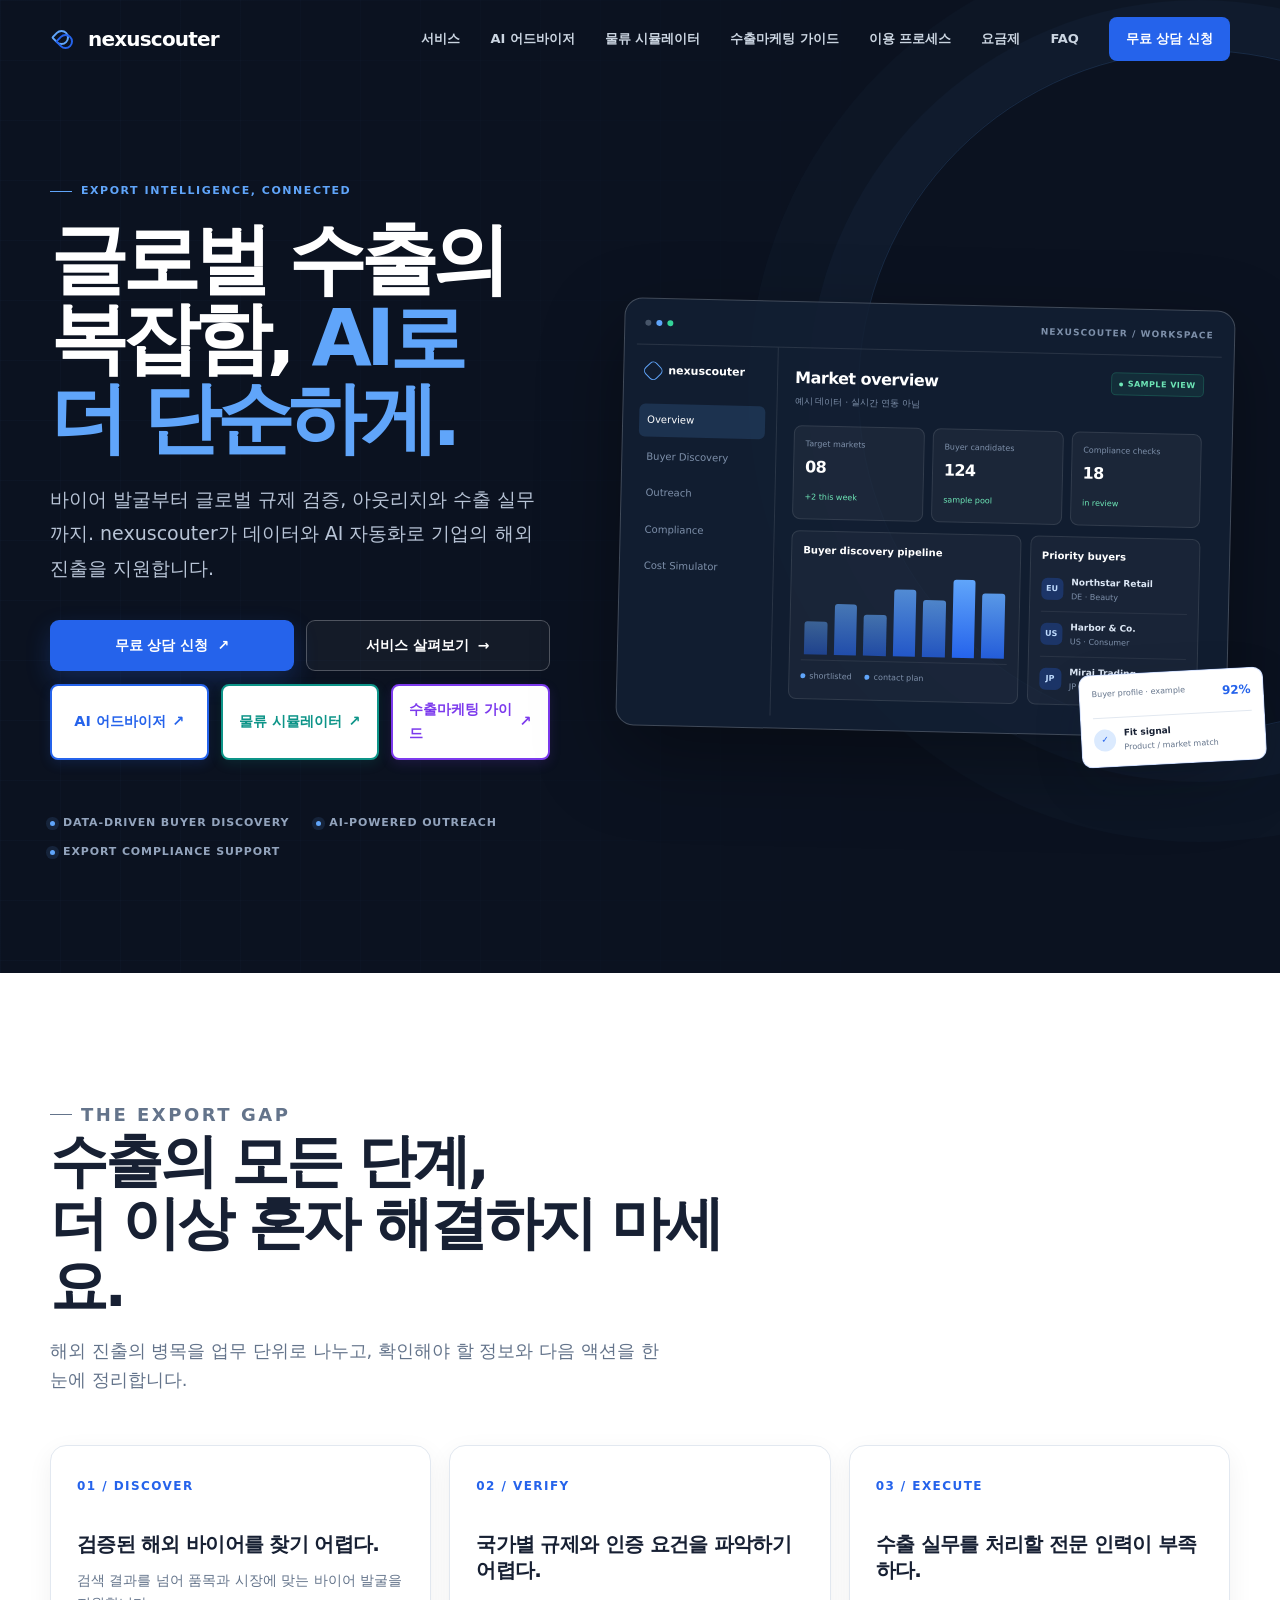
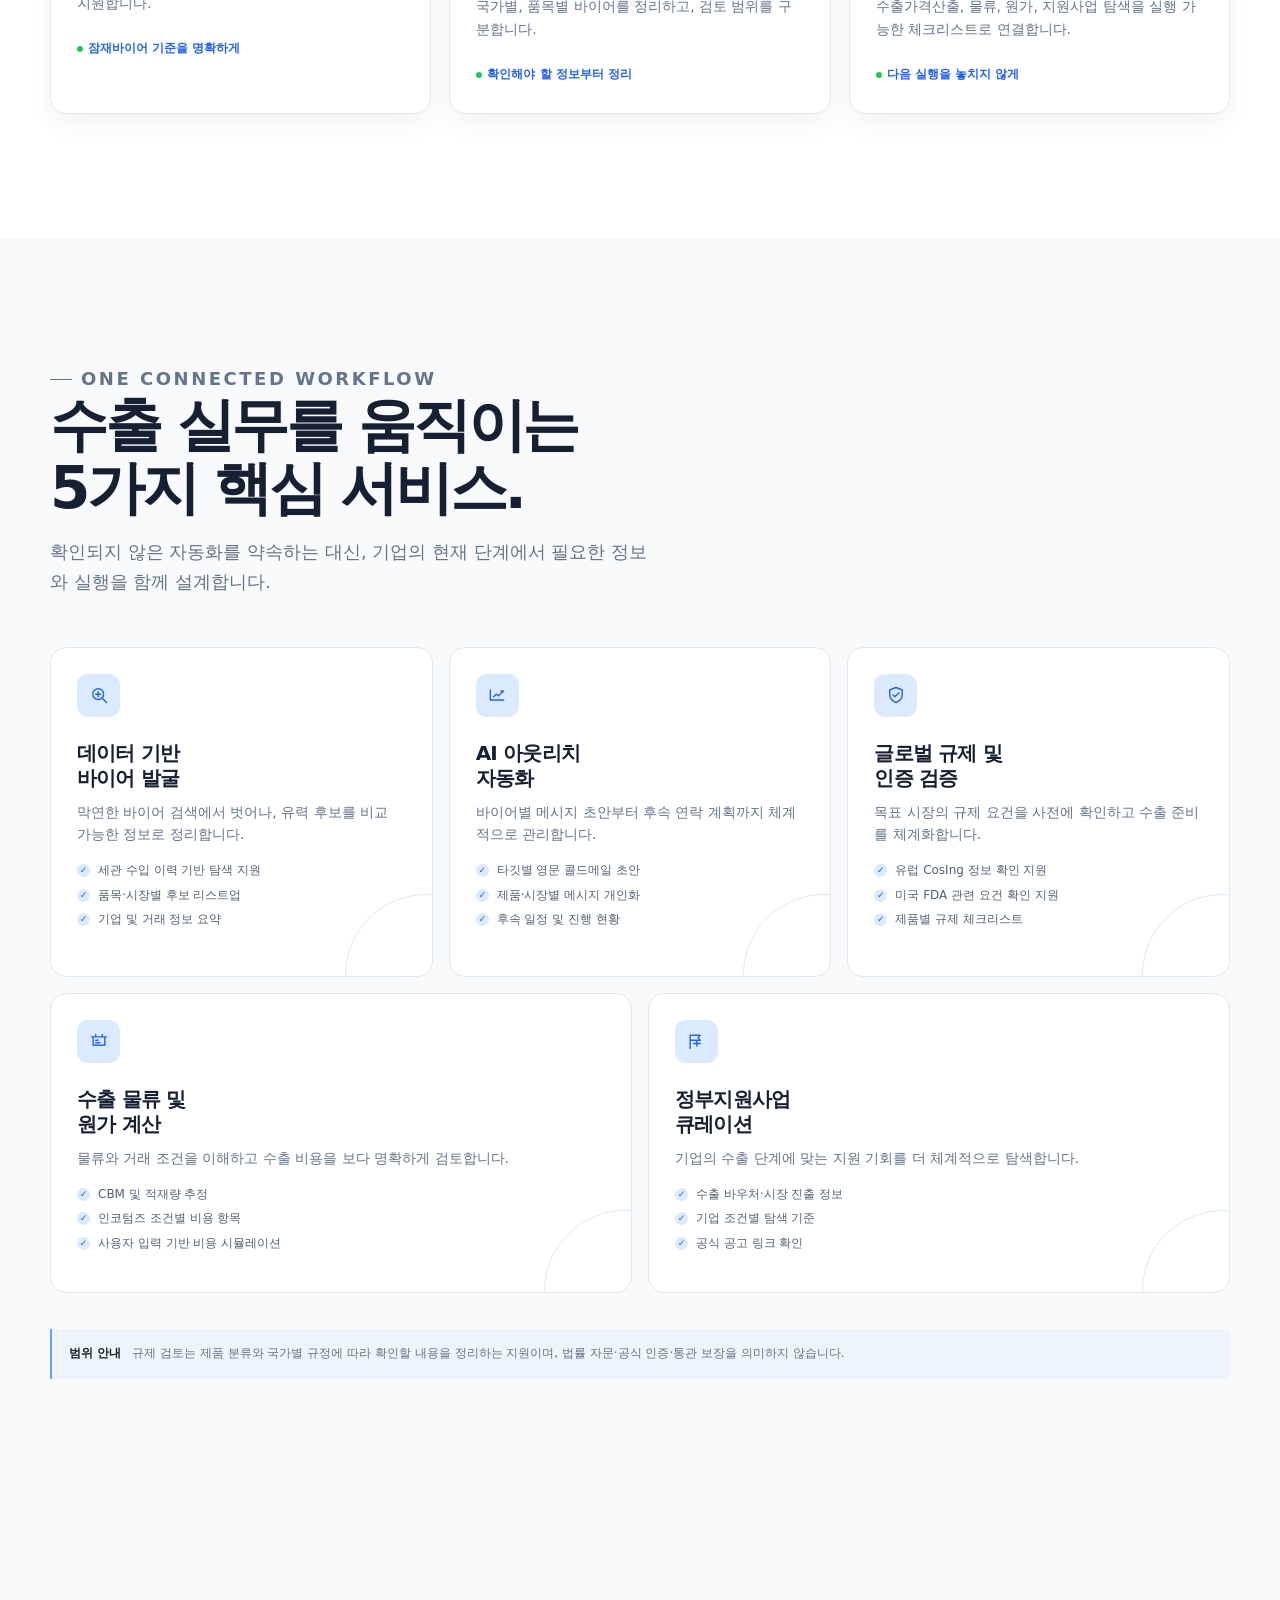
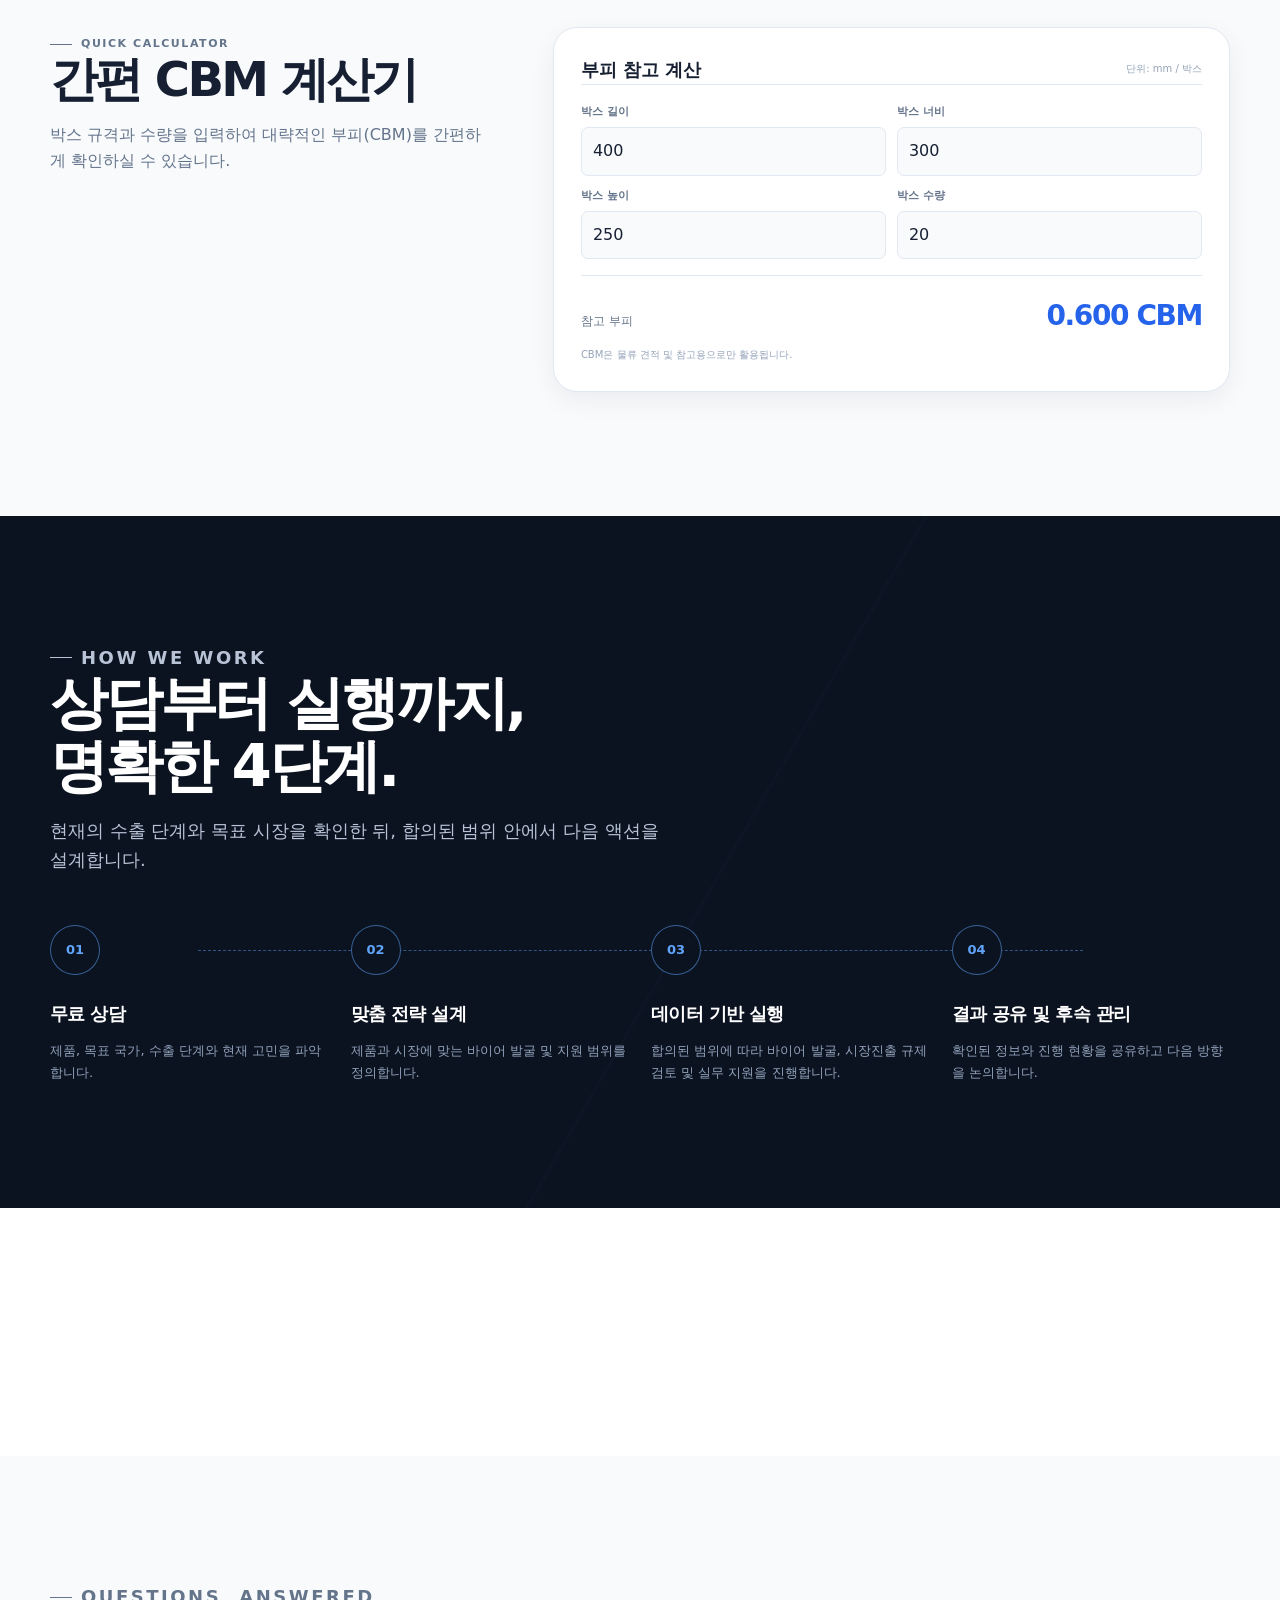
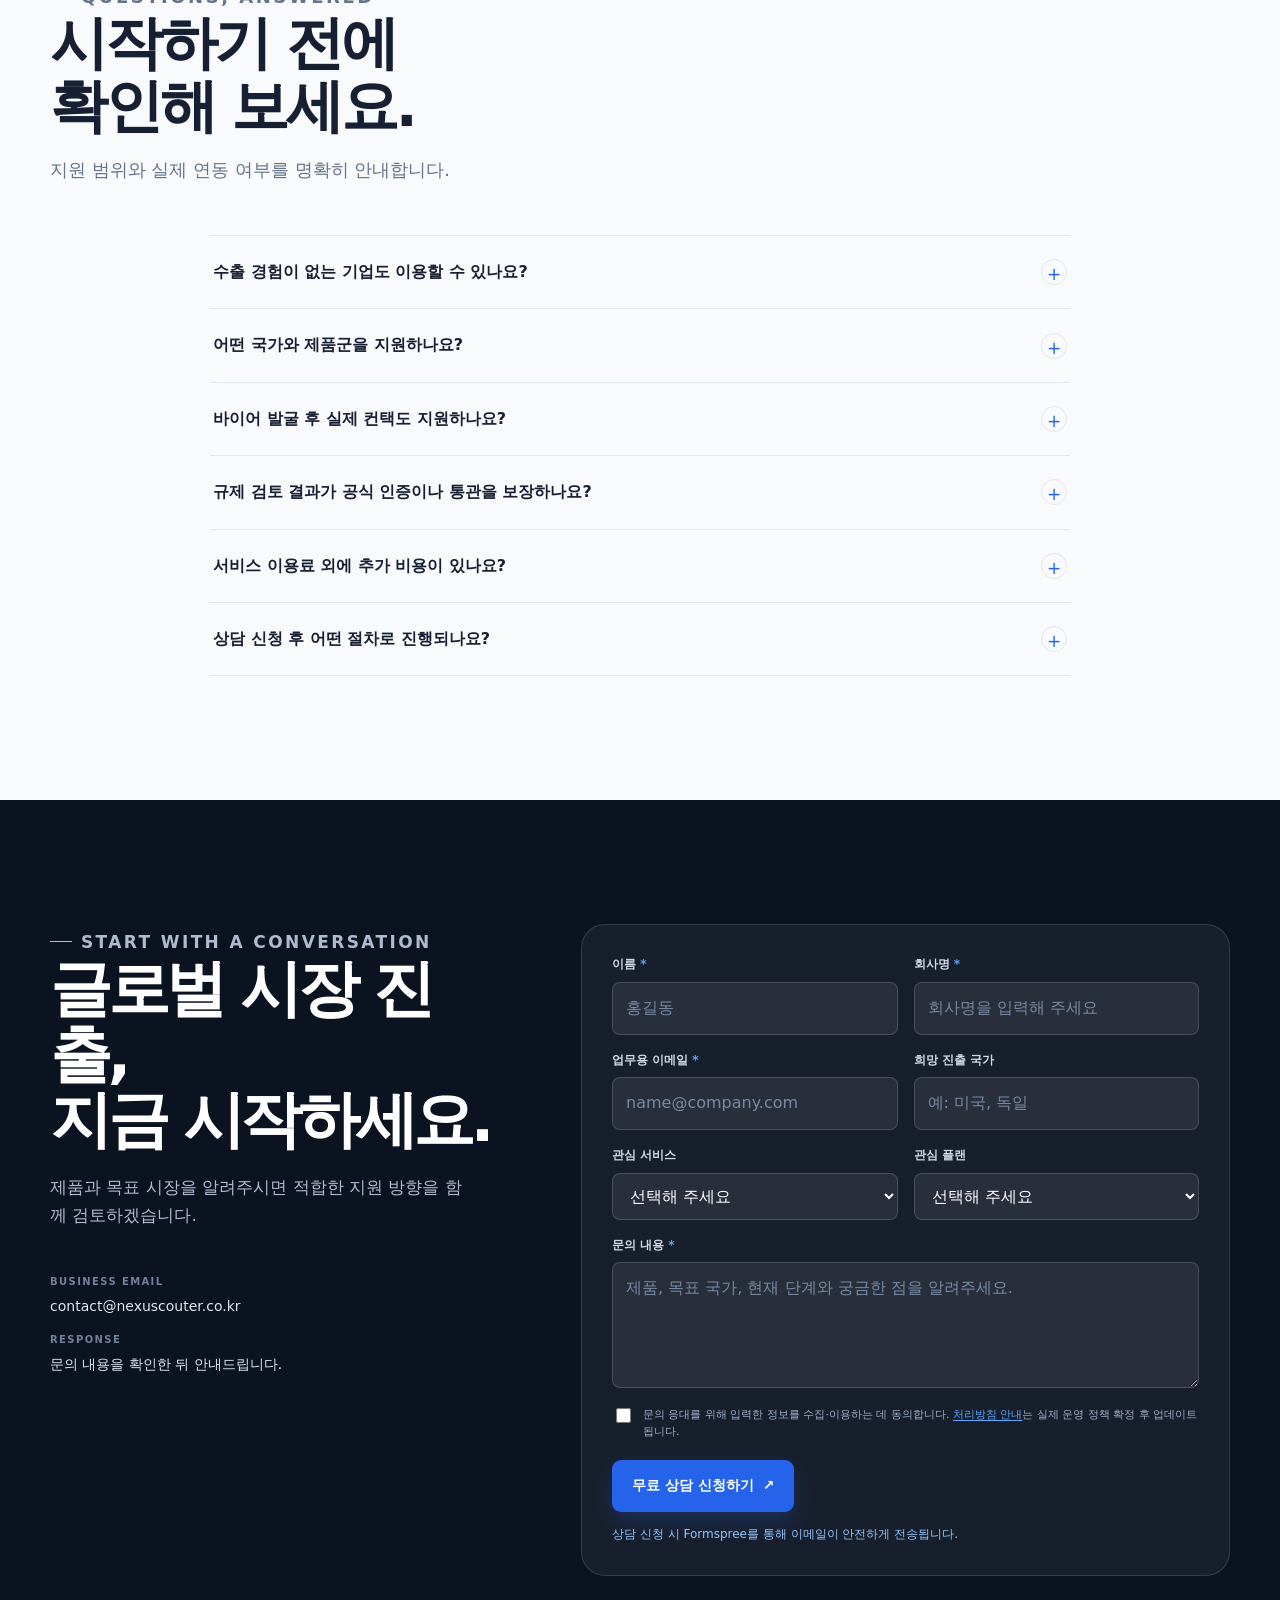
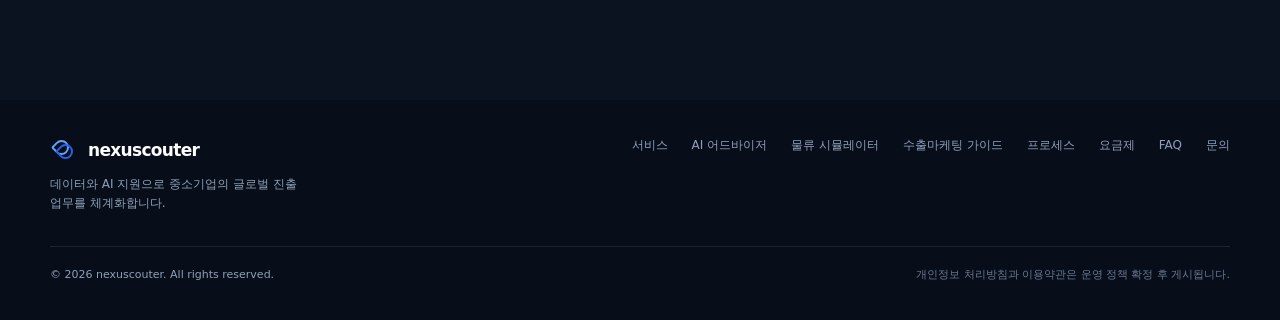
<file: index.html>
<!doctype html>
<html lang="ko">
<head>
  <meta charset="utf-8">
  <meta name="viewport" content="width=device-width, initial-scale=1">
  <meta name="theme-color" content="#0b1b3a">
  <title>nexuscouter | AI 기반 B2B 수출 자동화 및 글로벌 컴플라이언스</title>
  <meta name="description" content="해외 바이어 발굴부터 AI 아웃리치, 글로벌 규제 검토, 수출 실무까지. nexuscouter와 함께 더 체계적으로 글로벌 시장에 진출하세요.">

  <!-- Open Graph / Twitter -->
  <meta property="og:type" content="website">
  <meta property="og:locale" content="ko_KR">
  <meta property="og:site_name" content="nexuscouter">
  <meta property="og:title" content="nexuscouter | AI 기반 B2B 수출 자동화 및 글로벌 컴플라이언스">
  <meta property="og:description" content="데이터와 AI 자동화로 복잡한 글로벌 수출 업무를 더 단순하게.">
  <meta name="twitter:card" content="summary">

  <!-- favicon 404 방지 (실제 파일이 있으면 교체) -->
  <link rel="icon" href="data:image/svg+xml,%3Csvg xmlns='http://www.w3.org/2000/svg' viewBox='0 0 32 32'%3E%3Crect width='32' height='32' rx='8' fill='%232563eb'/%3E%3C/svg%3E">

  <!-- 외부 Streamlit 앱 연결 선제 준비 -->
  <link rel="preconnect" href="https://formspree.io">

  <link rel="stylesheet" href="assets/css/main.css">

  <!-- 인라인 style 속성을 클래스로 이전. 정리 후 main.css 하단으로 옮기세요. -->
  <style>
    .hero-actions{display:flex;flex-direction:column;gap:.85rem;width:100%;max-width:520px}
    .hero-actions__row{display:flex;gap:.75rem;width:100%}
    .hero-actions__row--wrap{flex-wrap:wrap}
    .hero-actions .btn--primary,
    .hero-actions .btn--ghost{flex:1;text-align:center;justify-content:center}

    .btn--tool{
      --tool:#2563eb;--tool-rgb:37,99,235;
      flex:1;min-width:150px;display:inline-flex;align-items:center;justify-content:center;gap:.4rem;
      padding:.75rem 1rem;border:2px solid var(--tool);border-radius:8px;
      background:#fff;color:var(--tool);font-size:.9rem;font-weight:600;text-decoration:none;
      box-shadow:0 4px 12px rgba(var(--tool-rgb),.15);
      transition:background-color .2s ease,color .2s ease
    }
    .btn--tool:hover,.btn--tool:focus-visible{background:var(--tool);color:#fff}
    .btn--teal{--tool:#0d9488;--tool-rgb:13,148,136}
    .btn--violet{--tool:#7c3aed;--tool-rgb:124,58,237}

    .tool-card .sub-calculator{margin-top:0}
    .tool-card .calc-result{margin-top:1rem}
    .tool-card .calc-footnote{margin-top:.5rem}

    .hp{position:absolute;left:-9999px;width:1px;height:1px;overflow:hidden}
  </style>
</head>
<body>
  <a class="skip-link" href="#main">본문으로 건너뛰기</a>

  <header class="site-header" id="top">
    <div class="container nav-wrap">
      <a class="brand" href="#top" aria-label="nexuscouter 홈"><span class="brand-mark" aria-hidden="true"></span>nexuscouter</a>
      <nav class="nav-links" id="primary-nav" aria-label="주요 메뉴">
        <a href="#services">서비스</a>
        <a href="https://nexuscouter-landing-gwxnabqmzrxlfmsk4yata5.streamlit.app/" target="_blank" rel="noopener noreferrer">AI 어드바이저</a>
        <a href="https://nexuscouter-landing-co9cxcy9fjydsbw8hy729s.streamlit.app/" target="_blank" rel="noopener noreferrer">물류 시뮬레이터</a>
        <a href="https://nexuscouter-landing-lntlrovwsdryyusqrtj8c7.streamlit.app/" target="_blank" rel="noopener noreferrer">수출마케팅 가이드</a>
        <a href="#process">이용 프로세스</a>
        <a href="#pricing">요금제</a>
        <a href="#faq">FAQ</a>
        <a class="nav-cta" href="#contact">무료 상담 신청</a>
      </nav>
      <button class="menu-toggle" type="button" aria-label="메뉴 열기" aria-expanded="false" aria-controls="primary-nav"><span></span></button>
    </div>
  </header>

  <main id="main">
    <section class="hero section" aria-labelledby="hero-title">
      <div class="container hero-grid">
        <div class="hero-copy reveal">
          <p class="eyebrow">Export intelligence, connected</p>
          <h1 id="hero-title">글로벌 수출의 복잡함, <em>AI로 더 단순하게.</em></h1>
          <p class="hero-lead">바이어 발굴부터 글로벌 규제 검증, 아웃리치와 수출 실무까지. nexuscouter가 데이터와 AI 자동화로 기업의 해외 진출을 지원합니다.</p>

          <div class="hero-actions">
            <div class="hero-actions__row">
              <a class="btn btn--primary" href="#contact">무료 상담 신청 <span aria-hidden="true">↗</span></a>
              <a class="btn btn--ghost" href="#services">서비스 살펴보기 <span aria-hidden="true">→</span></a>
            </div>
            <div class="hero-actions__row hero-actions__row--wrap">
              <a class="btn--tool" href="https://nexuscouter-landing-gwxnabqmzrxlfmsk4yata5.streamlit.app/" target="_blank" rel="noopener noreferrer">AI 어드바이저 <span aria-hidden="true">↗</span></a>
              <a class="btn--tool btn--teal" href="https://nexuscouter-landing-co9cxcy9fjydsbw8hy729s.streamlit.app/" target="_blank" rel="noopener noreferrer">물류 시뮬레이터 <span aria-hidden="true">↗</span></a>
              <a class="btn--tool btn--violet" href="https://nexuscouter-landing-lntlrovwsdryyusqrtj8c7.streamlit.app/" target="_blank" rel="noopener noreferrer">수출마케팅 가이드 <span aria-hidden="true">↗</span></a>
            </div>
          </div>

          <div class="trust-row" aria-label="핵심 가치">
            <span>Data-driven Buyer Discovery</span>
            <span>AI-powered Outreach</span>
            <span>Export Compliance Support</span>
          </div>
        </div>

        <div class="dashboard-wrap reveal" aria-label="제품 화면 예시">
          <div class="dashboard">
            <div class="dashboard-topbar"><div class="window-dots" aria-hidden="true"><i></i><i></i><i></i></div><span class="dashboard-label">nexuscouter / workspace</span></div>
            <div class="dashboard-body">
              <aside class="dashboard-side" aria-hidden="true"><div class="side-logo"><b></b>nexuscouter</div><div class="side-nav"><span class="active">Overview</span><span>Buyer Discovery</span><span>Outreach</span><span>Compliance</span><span>Cost Simulator</span></div></aside>
              <div class="dashboard-main">
                <div class="dashboard-head"><div><h3>Market overview</h3><p>예시 데이터 · 실시간 연동 아님</p></div><span class="badge-live">sample view</span></div>
                <div class="dashboard-metrics"><div class="metric"><small>Target markets</small><strong>08</strong><em>+2 this week</em></div><div class="metric"><small>Buyer candidates</small><strong>124</strong><em>sample pool</em></div><div class="metric"><small>Compliance checks</small><strong>18</strong><em>in review</em></div></div>
                <div class="dashboard-columns">
                  <div class="dash-card"><h4>Buyer discovery pipeline</h4><div class="bars" aria-hidden="true"><i></i><i></i><i></i><i></i><i></i><i></i><i></i></div><div class="chart-legend"><span>shortlisted</span><span>contact plan</span></div></div>
                  <div class="dash-card"><h4>Priority buyers</h4><div class="buyer-list">
                    <div class="buyer"><span class="buyer-avatar">EU</span><div class="buyer-copy"><strong>Northstar Retail</strong><span>DE · Beauty</span></div></div>
                    <div class="buyer"><span class="buyer-avatar">US</span><div class="buyer-copy"><strong>Harbor &amp; Co.</strong><span>US · Consumer</span></div></div>
                    <div class="buyer"><span class="buyer-avatar">JP</span><div class="buyer-copy"><strong>Mirai Trading</strong><span>JP · Lifestyle</span></div></div>
                  </div></div>
                </div>
              </div>
            </div>
          </div>
          <div class="float-card"><div class="float-card-head"><small>Buyer profile · example</small><span class="score">92%</span></div><div class="float-line"><i>✓</i><div><strong>Fit signal</strong><span>Product / market match</span></div></div></div>
        </div>
      </div>
    </section>

    <section class="section" aria-labelledby="problem-title">
      <div class="container">
        <div class="section-heading reveal"><p class="eyebrow">The export gap</p><h2 id="problem-title">수출의 모든 단계,<br>더 이상 혼자 해결하지 마세요.</h2><p>해외 진출의 병목을 업무 단위로 나누고, 확인해야 할 정보와 다음 액션을 한눈에 정리합니다.</p></div>
        <div class="problem-grid">
          <article class="problem-card reveal"><span class="problem-number">01 / DISCOVER</span><h3>검증된 해외 바이어를 찾기 어렵다.</h3><p>검색 결과를 넘어 품목과 시장에 맞는 바이어 발굴을 지원합니다.</p><span class="problem-result">잠재바이어 기준을 명확하게</span></article>
          <article class="problem-card reveal"><span class="problem-number">02 / VERIFY</span><h3>국가별 규제와 인증 요건을 파악하기 어렵다.</h3><p>국가별, 품목별 바이어를 정리하고, 검토 범위를 구분합니다.</p><span class="problem-result">확인해야 할 정보부터 정리</span></article>
          <article class="problem-card reveal"><span class="problem-number">03 / EXECUTE</span><h3>수출 실무를 처리할 전문 인력이 부족하다.</h3><p>수출가격산출, 물류, 원가, 지원사업 탐색을 실행 가능한 체크리스트로 연결합니다.</p><span class="problem-result">다음 실행을 놓치지 않게</span></article>
        </div>
      </div>
    </section>

    <section class="section section--muted" id="services" aria-labelledby="services-title">
      <div class="container">
        <div class="section-heading reveal"><p class="eyebrow">One connected workflow</p><h2 id="services-title">수출 실무를 움직이는<br>5가지 핵심 서비스.</h2><p>확인되지 않은 자동화를 약속하는 대신, 기업의 현재 단계에서 필요한 정보와 실행을 함께 설계합니다.</p></div>
        <div class="service-grid">
          <article class="service-card reveal"><div class="service-icon" aria-hidden="true"><svg viewBox="0 0 24 24"><circle cx="11" cy="11" r="6.5"></circle><path d="m16 16 5 5M11 8v6M8 11h6"></path></svg></div><h3>데이터 기반<br>바이어 발굴</h3><p>막연한 바이어 검색에서 벗어나, 유력 후보를 비교 가능한 정보로 정리합니다.</p><ul class="feature-list"><li>세관 수입 이력 기반 탐색 지원</li><li>품목·시장별 후보 리스트업</li><li>기업 및 거래 정보 요약</li></ul></article>
          <article class="service-card reveal"><div class="service-icon" aria-hidden="true"><svg viewBox="0 0 24 24"><path d="M4 18V6m0 12h16M8 14l3-3 3 2 5-6"></path><path d="M17 7h2v2"></path></svg></div><h3>AI 아웃리치<br>자동화</h3><p>바이어별 메시지 초안부터 후속 연락 계획까지 체계적으로 관리합니다.</p><ul class="feature-list"><li>타깃별 영문 콜드메일 초안</li><li>제품·시장별 메시지 개인화</li><li>후속 일정 및 진행 현황</li></ul></article>
          <article class="service-card reveal"><div class="service-icon" aria-hidden="true"><svg viewBox="0 0 24 24"><path d="M12 3 4.5 6v5.5c0 4.3 3.1 7.8 7.5 9.5 4.4-1.7 7.5-5.2 7.5-9.5V6L12 3Z"></path><path d="m8.5 12 2.2 2.2 4.8-5"></path></svg></div><h3>글로벌 규제 및<br>인증 검증</h3><p>목표 시장의 규제 요건을 사전에 확인하고 수출 준비를 체계화합니다.</p><ul class="feature-list"><li>유럽 CosIng 정보 확인 지원</li><li>미국 FDA 관련 요건 확인 지원</li><li>제품별 규제 체크리스트</li></ul></article>
          <article class="service-card reveal"><div class="service-icon" aria-hidden="true"><svg viewBox="0 0 24 24"><path d="M3 7h18M5 7v10h14V7M8 4v3m8-3v3M8 11h3m-3 3h5"></path></svg></div><h3>수출 물류 및<br>원가 계산</h3><p>물류와 거래 조건을 이해하고 수출 비용을 보다 명확하게 검토합니다.</p><ul class="feature-list"><li>CBM 및 적재량 추정</li><li>인코텀즈 조건별 비용 항목</li><li>사용자 입력 기반 비용 시뮬레이션</li></ul></article>
          <article class="service-card reveal"><div class="service-icon" aria-hidden="true"><svg viewBox="0 0 24 24"><path d="M5 21V5m0 0h12l-2.5 3L17 11H5"></path><path d="M9 15h8m-4-3v6"></path></svg></div><h3>정부지원사업<br>큐레이션</h3><p>기업의 수출 단계에 맞는 지원 기회를 더 체계적으로 탐색합니다.</p><ul class="feature-list"><li>수출 바우처·시장 진출 정보</li><li>기업 조건별 탐색 기준</li><li>공식 공고 링크 확인</li></ul></article>
        </div>
        <div class="service-note reveal"><strong>범위 안내</strong><span>규제 검토는 제품 분류와 국가별 규정에 따라 확인할 내용을 정리하는 지원이며, 법률 자문·공식 인증·통관 보장을 의미하지 않습니다.</span></div>
      </div>
    </section>

    <section class="section section--muted" aria-labelledby="tool-title">
      <div class="container tool-panel tool-panel--wide">
        <div class="tool-copy reveal">
          <p class="eyebrow">Quick calculator</p>
          <h2 id="tool-title">간편 CBM 계산기</h2>
          <p>박스 규격과 수량을 입력하여 대략적인 부피(CBM)를 간편하게 확인하실 수 있습니다.</p>
        </div>
        <div class="tool-card tool-card--wide reveal">
          <div class="tool-card-heading">
            <h3>부피 참고 계산</h3>
            <span class="unit-note">단위: mm / 박스</span>
          </div>
          <div class="sub-calculator">
            <div class="calc-grid">
              <div class="calc-field">
                <label for="calc-length">박스 길이</label>
                <input id="calc-length" data-cbm-input type="number" inputmode="decimal" min="0" step="any" value="400">
              </div>
              <div class="calc-field">
                <label for="calc-width">박스 너비</label>
                <input id="calc-width" data-cbm-input type="number" inputmode="decimal" min="0" step="any" value="300">
              </div>
              <div class="calc-field">
                <label for="calc-height">박스 높이</label>
                <input id="calc-height" data-cbm-input type="number" inputmode="decimal" min="0" step="any" value="250">
              </div>
              <div class="calc-field">
                <label for="calc-quantity">박스 수량</label>
                <input id="calc-quantity" data-cbm-input type="number" inputmode="numeric" min="0" step="1" value="20">
              </div>
            </div>
            <div class="calc-result">
              <span>참고 부피</span>
              <strong data-cbm-output aria-live="polite">0.600 CBM</strong>
            </div>
            <p class="calc-footnote">CBM은 물류 견적 및 참고용으로만 활용됩니다.</p>
          </div>
        </div>
      </div>
    </section>

    <section class="process section section--navy" id="process" aria-labelledby="process-title">
      <div class="container">
        <div class="section-heading reveal"><p class="eyebrow">How we work</p><h2 id="process-title">상담부터 실행까지,<br>명확한 4단계.</h2><p>현재의 수출 단계와 목표 시장을 확인한 뒤, 합의된 범위 안에서 다음 액션을 설계합니다.</p></div>
        <div class="process-grid">
          <article class="process-step reveal"><div class="process-dot">01</div><h3>무료 상담</h3><p>제품, 목표 국가, 수출 단계와 현재 고민을 파악합니다.</p></article>
          <article class="process-step reveal"><div class="process-dot">02</div><h3>맞춤 전략 설계</h3><p>제품과 시장에 맞는 바이어 발굴 및 지원 범위를 정의합니다.</p></article>
          <article class="process-step reveal"><div class="process-dot">03</div><h3>데이터 기반 실행</h3><p>합의된 범위에 따라 바이어 발굴, 시장진출 규제 검토 및 실무 지원을 진행합니다.</p></article>
          <article class="process-step reveal"><div class="process-dot">04</div><h3>결과 공유 및 후속 관리</h3><p>확인된 정보와 진행 현황을 공유하고 다음 방향을 논의합니다.</p></article>
        </div>
      </div>
    </section>

    <!-- TODO: 요금제 카드가 비어 있습니다. 내용을 채우거나, 준비 전이라면 이 섹션과 nav/footer의 #pricing 링크를 함께 제거하세요. -->
    <section class="section" id="pricing" aria-labelledby="pricing-title">
      <div class="container">
        <div class="pricing-grid"></div>
      </div>
    </section>

    <section class="section section--muted" id="faq" aria-labelledby="faq-title">
      <div class="container">
        <div class="section-heading reveal"><p class="eyebrow">Questions, answered</p><h2 id="faq-title">시작하기 전에<br>확인해 보세요.</h2><p>지원 범위와 실제 연동 여부를 명확히 안내합니다.</p></div>
        <div class="faq-list">
          <div class="accordion-item reveal"><button class="accordion-trigger" type="button" aria-expanded="false" aria-controls="faq-1">수출 경험이 없는 기업도 이용할 수 있나요?</button><div class="accordion-panel" id="faq-1">네. 제품과 목표 시장, 현재 준비 단계부터 확인해 필요한 업무를 나누어 상담합니다. 초기 기업은 모든 기능을 한 번에 도입하기보다 우선순위를 정해 시작할 수 있습니다.</div></div>
          <div class="accordion-item reveal"><button class="accordion-trigger" type="button" aria-expanded="false" aria-controls="faq-2">어떤 국가와 제품군을 지원하나요?</button><div class="accordion-panel" id="faq-2">지원 가능 범위는 제품 분류와 목표 국가에 따라 달라집니다. 상담 시 제품 정보와 진출 희망 국가를 알려주시면 확인 가능한 범위와 추가 검토가 필요한 내용을 구분해 안내합니다.</div></div>
          <div class="accordion-item reveal"><button class="accordion-trigger" type="button" aria-expanded="false" aria-controls="faq-3">바이어 발굴 후 실제 컨택도 지원하나요?</button><div class="accordion-panel" id="faq-3">플랜과 협의된 범위에 따라 영문 메시지 초안, 컨택 지원 또는 커뮤니케이션 대행을 검토할 수 있습니다. 실제 이메일 자동 발송 API가 연결되지 않은 경우 자동 발송 완료로 표시하지 않습니다.</div></div>
          <div class="accordion-item reveal"><button class="accordion-trigger" type="button" aria-expanded="false" aria-controls="faq-4">규제 검토 결과가 공식 인증이나 통관을 보장하나요?</button><div class="accordion-panel" id="faq-4">아닙니다. 제공되는 검토는 공식 출처를 기반으로 확인 항목을 정리하는 지원이며, 법률 자문·공식 인증·통관 승인을 보장하지 않습니다. 최종 판단은 해당 국가의 공식 기관과 전문 자문을 통해 확인해야 합니다.</div></div>
          <div class="accordion-item reveal"><button class="accordion-trigger" type="button" aria-expanded="false" aria-controls="faq-5">서비스 이용료 외에 추가 비용이 있나요?</button><div class="accordion-panel" id="faq-5">외부 데이터, 번역, 운송, 인증, 광고 등 별도 서비스가 필요한 경우 비용과 범위를 상담 과정에서 별도로 확인합니다. 확정되지 않은 비용은 사전에 단정하지 않습니다.</div></div>
          <div class="accordion-item reveal"><button class="accordion-trigger" type="button" aria-expanded="false" aria-controls="faq-6">상담 신청 후 어떤 절차로 진행되나요?</button><div class="accordion-panel" id="faq-6">문의 내용을 확인한 뒤 제품·목표 시장·수출 단계에 대해 상담하고, 필요한 지원 범위와 다음 실행을 협의합니다. 상담 신청만으로 계약이나 비용이 발생하지는 않습니다.</div></div>
        </div>
      </div>
    </section>

    <section class="contact-section section" id="contact" aria-labelledby="contact-title">
      <div class="container">
        <div class="contact-copy reveal">
          <p class="eyebrow">Start with a conversation</p>
          <h2 id="contact-title">글로벌 시장 진출,<br>지금 시작하세요.</h2>
          <p>제품과 목표 시장을 알려주시면 적합한 지원 방향을 함께 검토하겠습니다.</p>
          <div class="contact-meta">
            <div><small>Business email</small><a href="mailto:contact@nexuscouter.co.kr">contact@nexuscouter.co.kr</a></div>
            <div><small>Response</small><span>문의 내용을 확인한 뒤 안내드립니다.</span></div>
          </div>
        </div>

        <form class="contact-form reveal" data-contact-form action="https://formspree.io/f/mwlvgjoo" method="POST">
          <!-- 스팸 방지 허니팟 (Formspree가 _gotcha 필드를 자동 인식) -->
          <input class="hp" type="text" name="_gotcha" tabindex="-1" autocomplete="off" aria-hidden="true">
          <input type="hidden" name="_subject" value="[nexuscouter] 새 상담 신청">

          <div class="form-grid">
            <div class="field">
              <label for="name">이름 <span>*</span></label>
              <input id="name" name="name" type="text" required autocomplete="name" placeholder="홍길동">
            </div>
            <div class="field">
              <label for="company">회사명 <span>*</span></label>
              <input id="company" name="company" type="text" required autocomplete="organization" placeholder="회사명을 입력해 주세요">
            </div>
            <div class="field">
              <label for="email">업무용 이메일 <span>*</span></label>
              <input id="email" name="email" type="email" required autocomplete="email" placeholder="name@company.com">
            </div>
            <div class="field">
              <label for="country">희망 진출 국가</label>
              <input id="country" name="country" type="text" placeholder="예: 미국, 독일">
            </div>
            <div class="field">
              <label for="service">관심 서비스</label>
              <select id="service" name="service">
                <option value="">선택해 주세요</option>
                <option>바이어 발굴</option>
                <option>AI 아웃리치</option>
                <option>규제 및 인증 검토</option>
                <option>물류 및 원가 계산</option>
                <option>정부지원사업 큐레이션</option>
              </select>
            </div>
            <div class="field">
              <label for="plan">관심 플랜</label>
              <select id="plan" name="plan">
                <option value="">선택해 주세요</option>
                <option>Standard</option>
                <option>Growth</option>
              </select>
            </div>
            <div class="field field--full">
              <label for="message">문의 내용 <span>*</span></label>
              <textarea id="message" name="message" required placeholder="제품, 목표 국가, 현재 단계와 궁금한 점을 알려주세요."></textarea>
            </div>
          </div>
          <label class="consent">
            <input type="checkbox" name="consent" required>
            <span>문의 응대를 위해 입력한 정보를 수집·이용하는 데 동의합니다. <a href="#footer">처리방침 안내</a>는 실제 운영 정책 확정 후 업데이트됩니다.</span>
          </label>
          <button class="btn btn--primary" type="submit">무료 상담 신청하기 <span aria-hidden="true">↗</span></button>
          <p class="form-status" role="status">상담 신청 시 Formspree를 통해 이메일이 안전하게 전송됩니다.</p>
        </form>
      </div>
    </section>
  </main>

  <footer class="site-footer" id="footer">
    <div class="container">
      <div class="footer-grid">
        <div class="footer-brand">
          <a class="brand" href="#top"><span class="brand-mark" aria-hidden="true"></span>nexuscouter</a>
          <p>데이터와 AI 지원으로 중소기업의 글로벌 진출 업무를 체계화합니다.</p>
        </div>
        <nav class="footer-links" aria-label="푸터 메뉴">
          <a href="#services">서비스</a>
          <a href="https://nexuscouter-landing-gwxnabqmzrxlfmsk4yata5.streamlit.app/" target="_blank" rel="noopener noreferrer">AI 어드바이저</a>
          <a href="https://nexuscouter-landing-co9cxcy9fjydsbw8hy729s.streamlit.app/" target="_blank" rel="noopener noreferrer">물류 시뮬레이터</a>
          <a href="https://nexuscouter-landing-lntlrovwsdryyusqrtj8c7.streamlit.app/" target="_blank" rel="noopener noreferrer">수출마케팅 가이드</a>
          <a href="#process">프로세스</a>
          <a href="#pricing">요금제</a>
          <a href="#faq">FAQ</a>
          <a href="mailto:contact@nexuscouter.co.kr">문의</a>
        </nav>
      </div>
      <div class="footer-bottom">
        <span>© 2026 nexuscouter. All rights reserved.</span>
        <span class="legal-note">개인정보 처리방침과 이용약관은 운영 정책 확정 후 게시됩니다.</span>
      </div>
    </div>
  </footer>

  <script src="assets/js/main.js" defer></script>
</body>
</html>
</file>
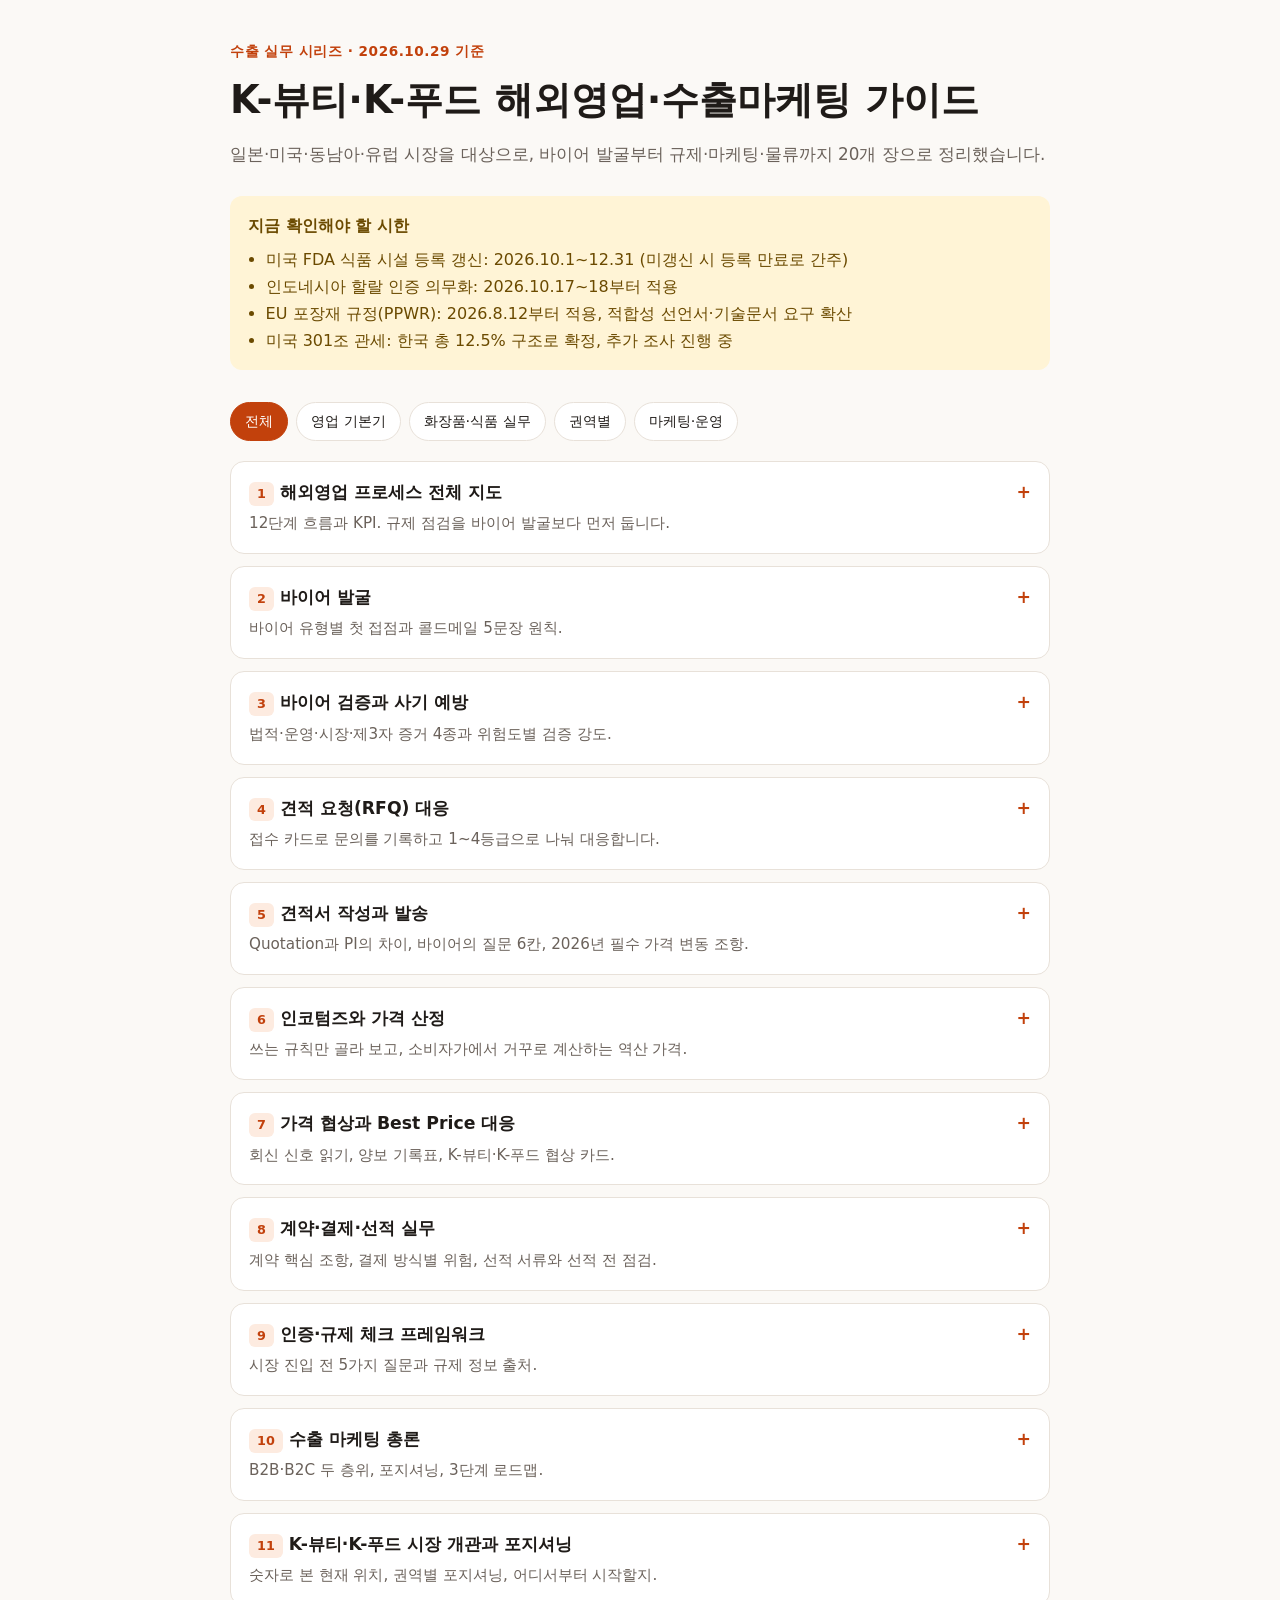
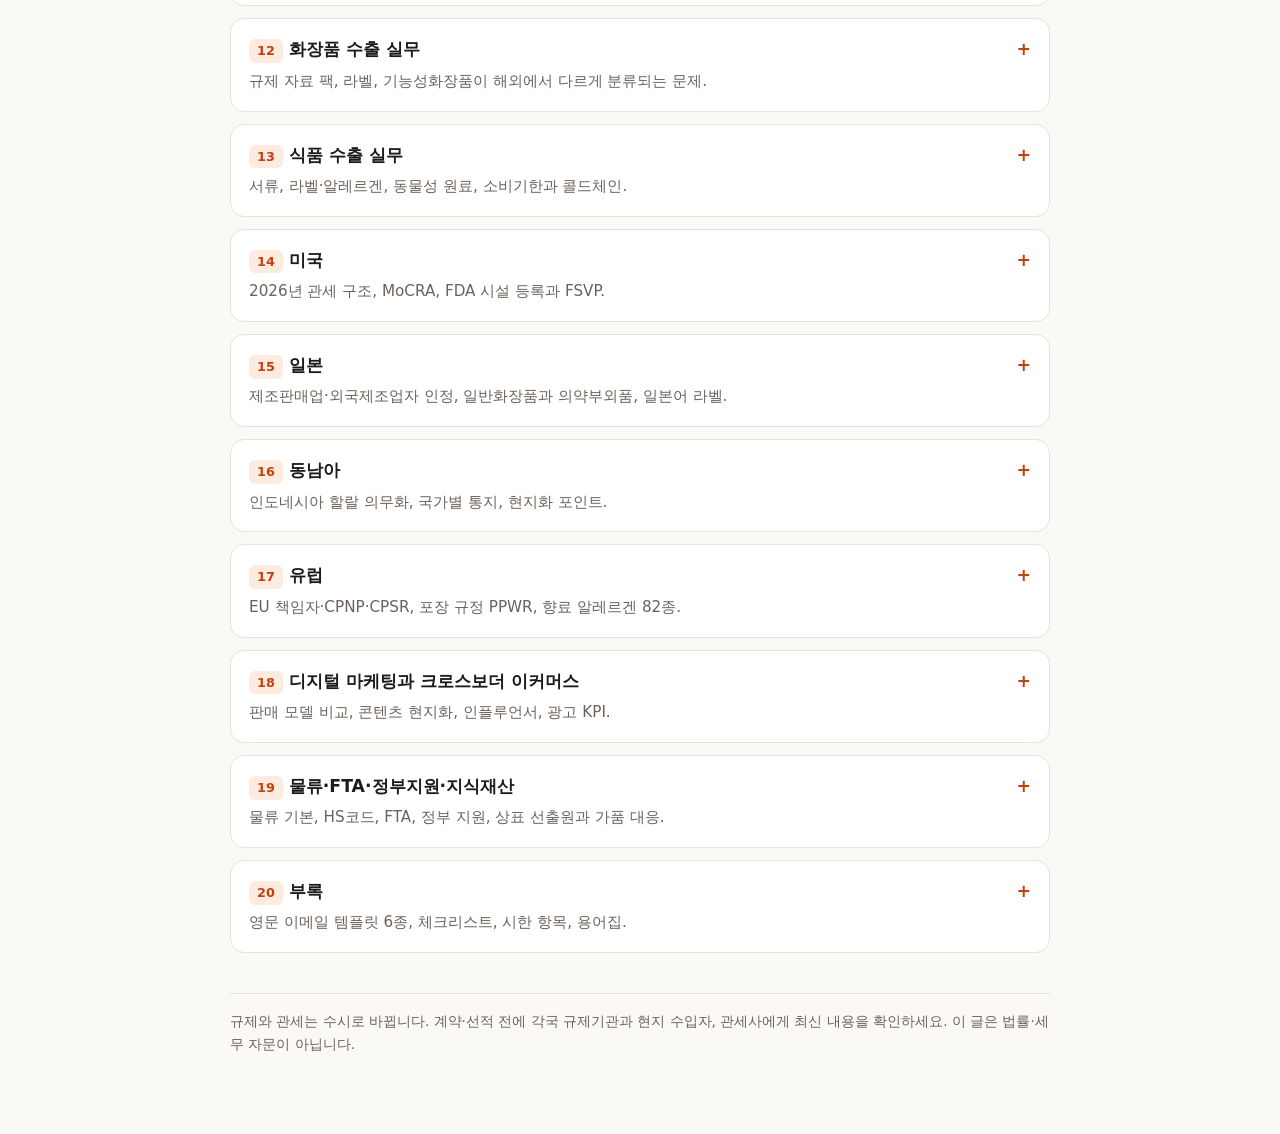
<file: blog.html>
<!DOCTYPE html>
<html lang="ko">
<head>
<meta charset="utf-8">
<meta name="viewport" content="width=device-width, initial-scale=1, viewport-fit=cover">
<title>K-뷰티·K-푸드 수출 가이드</title>
<style>
:root{--bg:#fbf9f6;--surface:#ffffff;--text:#1f1b18;--muted:#6b625b;--line:#e8e1d9;--accent:#c2410c;--accent-soft:#fdebe0;--warn:#fff4d6;--warn-text:#6b4a00;
box-sizing:border-box;padding-top:env(safe-area-inset-top,0px);padding-bottom:env(safe-area-inset-bottom,0px)}
@media (prefers-color-scheme:dark){:root:not([data-theme="light"]){--bg:#171412;--surface:#211d1a;--text:#f1ebe5;--muted:#b3a89e;--line:#383029;--accent:#fb923c;--accent-soft:#3a2416;--warn:#3a2f10;--warn-text:#f3d27a;color-scheme:dark}}
:root[data-theme="dark"]{--bg:#171412;--surface:#211d1a;--text:#f1ebe5;--muted:#b3a89e;--line:#383029;--accent:#fb923c;--accent-soft:#3a2416;--warn:#3a2f10;--warn-text:#f3d27a;color-scheme:dark}
html{scroll-padding-top:env(safe-area-inset-top,0px)}
*{box-sizing:border-box}
body{margin:0;background:var(--bg);color:var(--text);font-family:"Pretendard","Apple SD Gothic Neo","Noto Sans KR","Malgun Gothic",system-ui,sans-serif;line-height:1.7}
.wrap{max-width:860px;margin:0 auto;padding:40px 20px 64px}
.kicker{color:var(--accent);font-weight:700;font-size:.85rem;letter-spacing:.04em}
h1{font-size:clamp(1.7rem,5vw,2.4rem);line-height:1.3;margin:.3em 0 .4em}
.lead{color:var(--muted);font-size:1.05rem;margin:0 0 28px}
.alert{background:var(--warn);color:var(--warn-text);border-radius:12px;padding:16px 18px;margin:0 0 32px}
.alert strong{display:block;margin-bottom:6px}
.alert ul{margin:0;padding-left:1.1em}
.tabs{display:flex;flex-wrap:wrap;gap:8px;margin:0 0 20px}
.tabs button{font:inherit;font-size:.9rem;border:1px solid var(--line);background:var(--surface);color:var(--text);padding:6px 14px;border-radius:999px;cursor:pointer}
.tabs button[aria-pressed="true"]{background:var(--accent);border-color:var(--accent);color:#fff}
.grid{display:grid;gap:12px}
.card{background:var(--surface);border:1px solid var(--line);border-radius:14px;padding:16px 18px}
.card .no{display:inline-block;background:var(--accent-soft);color:var(--accent);font-weight:700;font-size:.8rem;border-radius:6px;padding:1px 8px;margin-right:6px}
.card h2{font-size:1.08rem;margin:0 0 4px}
.card p{margin:0;color:var(--muted);font-size:.95rem}
.card{cursor:pointer}.card:hover,.card.open{border-color:var(--accent)}.card h2::after{content:"+";float:right;color:var(--accent)}.card.open h2::after{content:"−"}.detail{margin-top:12px;padding-top:12px;border-top:1px solid var(--line);cursor:default}.detail[hidden]{display:none}.detail ul{margin:0;padding-left:1.1em;font-size:.95rem}.detail li{margin:5px 0}.detail small{display:block;margin-top:8px;color:var(--muted)}
.foot{margin-top:40px;color:var(--muted);font-size:.85rem;border-top:1px solid var(--line);padding-top:16px}
</style>
</head>
<body>
<main class="wrap">
<div class="kicker">수출 실무 시리즈 · 2026.10.29 기준</div>
<h1>K-뷰티·K-푸드 해외영업·수출마케팅 가이드</h1>
<p class="lead">일본·미국·동남아·유럽 시장을 대상으로, 바이어 발굴부터 규제·마케팅·물류까지 20개 장으로 정리했습니다.</p>

<div class="alert">
<strong>지금 확인해야 할 시한</strong>
<ul>
<li>미국 FDA 식품 시설 등록 갱신: 2026.10.1~12.31 (미갱신 시 등록 만료로 간주)</li>
<li>인도네시아 할랄 인증 의무화: 2026.10.17~18부터 적용</li>
<li>EU 포장재 규정(PPWR): 2026.8.12부터 적용, 적합성 선언서·기술문서 요구 확산</li>
<li>미국 301조 관세: 한국 총 12.5% 구조로 확정, 추가 조사 진행 중</li>
</ul>
</div>

<div class="tabs" role="group" aria-label="분류">
<button type="button" data-f="all" aria-pressed="true">전체</button>
<button type="button" data-f="a" aria-pressed="false">영업 기본기</button>
<button type="button" data-f="b" aria-pressed="false">화장품·식품 실무</button>
<button type="button" data-f="c" aria-pressed="false">권역별</button>
<button type="button" data-f="d" aria-pressed="false">마케팅·운영</button>
</div>

<section class="grid" id="list">
<article class="card" data-c="a"><h2><span class="no">1</span>해외영업 프로세스 전체 지도</h2><p>12단계 흐름과 KPI. 규제 점검을 바이어 발굴보다 먼저 둡니다.</p></article>
<article class="card" data-c="a"><h2><span class="no">2</span>바이어 발굴</h2><p>바이어 유형별 첫 접점과 콜드메일 5문장 원칙.</p></article>
<article class="card" data-c="a"><h2><span class="no">3</span>바이어 검증과 사기 예방</h2><p>법적·운영·시장·제3자 증거 4종과 위험도별 검증 강도.</p></article>
<article class="card" data-c="a"><h2><span class="no">4</span>견적 요청(RFQ) 대응</h2><p>접수 카드로 문의를 기록하고 1~4등급으로 나눠 대응합니다.</p></article>
<article class="card" data-c="a"><h2><span class="no">5</span>견적서 작성과 발송</h2><p>Quotation과 PI의 차이, 바이어의 질문 6칸, 2026년 필수 가격 변동 조항.</p></article>
<article class="card" data-c="a"><h2><span class="no">6</span>인코텀즈와 가격 산정</h2><p>쓰는 규칙만 골라 보고, 소비자가에서 거꾸로 계산하는 역산 가격.</p></article>
<article class="card" data-c="a"><h2><span class="no">7</span>가격 협상과 Best Price 대응</h2><p>회신 신호 읽기, 양보 기록표, K-뷰티·K-푸드 협상 카드.</p></article>
<article class="card" data-c="a"><h2><span class="no">8</span>계약·결제·선적 실무</h2><p>계약 핵심 조항, 결제 방식별 위험, 선적 서류와 선적 전 점검.</p></article>
<article class="card" data-c="a"><h2><span class="no">9</span>인증·규제 체크 프레임워크</h2><p>시장 진입 전 5가지 질문과 규제 정보 출처.</p></article>
<article class="card" data-c="a"><h2><span class="no">10</span>수출 마케팅 총론</h2><p>B2B·B2C 두 층위, 포지셔닝, 3단계 로드맵.</p></article>
<article class="card" data-c="b"><h2><span class="no">11</span>K-뷰티·K-푸드 시장 개관과 포지셔닝</h2><p>숫자로 본 현재 위치, 권역별 포지셔닝, 어디서부터 시작할지.</p></article>
<article class="card" data-c="b"><h2><span class="no">12</span>화장품 수출 실무</h2><p>규제 자료 팩, 라벨, 기능성화장품이 해외에서 다르게 분류되는 문제.</p></article>
<article class="card" data-c="b"><h2><span class="no">13</span>식품 수출 실무</h2><p>서류, 라벨·알레르겐, 동물성 원료, 소비기한과 콜드체인.</p></article>
<article class="card" data-c="c"><h2><span class="no">14</span>미국</h2><p>2026년 관세 구조, MoCRA, FDA 시설 등록과 FSVP.</p></article>
<article class="card" data-c="c"><h2><span class="no">15</span>일본</h2><p>제조판매업·외국제조업자 인정, 일반화장품과 의약부외품, 일본어 라벨.</p></article>
<article class="card" data-c="c"><h2><span class="no">16</span>동남아</h2><p>인도네시아 할랄 의무화, 국가별 통지, 현지화 포인트.</p></article>
<article class="card" data-c="c"><h2><span class="no">17</span>유럽</h2><p>EU 책임자·CPNP·CPSR, 포장 규정 PPWR, 향료 알레르겐 82종.</p></article>
<article class="card" data-c="d"><h2><span class="no">18</span>디지털 마케팅과 크로스보더 이커머스</h2><p>판매 모델 비교, 콘텐츠 현지화, 인플루언서, 광고 KPI.</p></article>
<article class="card" data-c="d"><h2><span class="no">19</span>물류·FTA·정부지원·지식재산</h2><p>물류 기본, HS코드, FTA, 정부 지원, 상표 선출원과 가품 대응.</p></article>
<article class="card" data-c="d"><h2><span class="no">20</span>부록</h2><p>영문 이메일 템플릿 6종, 체크리스트, 시한 항목, 용어집.</p></article>
</section>

<p class="foot">규제와 관세는 수시로 바뀝니다. 계약·선적 전에 각국 규제기관과 현지 수입자, 관세사에게 최신 내용을 확인하세요. 이 글은 법률·세무 자문이 아닙니다.</p>
</main>
<script>
(function(){
var btns=document.querySelectorAll('.tabs button');
var cards=document.querySelectorAll('#list .card');
var D=[
'12단계: 시장 선정 → 규제 점검 → 바이어 발굴 → 검증 → RFQ → 견적 → 샘플 → 협상 → 계약 → 선적 → 통관 → 재주문|규제 점검은 바이어 발굴보다 먼저 한다|KPI: 첫 회신 시간, 샘플에서 발주 전환율, 재주문율, 클레임 비율|자사 데이터를 3~6개월 쌓아 기준선을 만든다',
'바이어 유형 구분: 총판, 리테일러, 이커머스 셀러, 전문 채널, OEM 파트너|유형별 첫 접점: 전시회 후속 미팅, 현지 브로커, 마켓플레이스 메시지, 업계 행사|KOTRA·aT 매칭을 활용하고 플랫폼 문의는 반드시 검증|콜드메일 5문장: 제목, 선택 이유, 차별점 증거, 준비 상태, 다음 단계',
'증거 4종: 법적, 운영, 시장, 제3자|이상 신호: 규제 책임 질문에 답하지 못함, 인증 서류 없이 대량 제안, 상표 선점 제안|가짜 L/C·PO는 은행 확인, 계좌 변경은 전화로 재확인|위험도별: 소액 샘플은 1~2종, 대량·독점은 4종 + 법률 검토 + 수출보험',
'RFQ 접수 카드 11칸: 제품, 물량, 판매국, 규제 책임, 라벨, 유통기한, 가격 기준점, 거래 조건, 신원, 시한, 샘플|대응 등급: 당일 응대 / 2영업일 견적 / 팀 단위 제안 / NDA 후 OEM 가견적|샘플 기준은 하나로 문서화해 같은 조건으로 안내',
'Quotation은 가격 제시, PI는 발주·송금용 사전 송장|바이어의 질문 6칸: 누가, 무엇을, 얼마, 어떤 조건, 어떻게 도착, 달라지면|2026년에는 관세·환율 변동 재협의 조항이 사실상 필수|DDP 견적은 관세 변동 위험을 셀러가 부담',
'신규 바이어는 FCA·FOB 기본, 컨테이너 화물은 FCA가 더 맞는 경우가 많음|미국행 DDP는 피한다|역산 가격: 소비자가 → 리테일 마진 → 총판 마진 → 관세·물류 → FOB (가상 예: USD 20이면 약 USD 8.6)|수량별 3단계 가격표로 협상 여지를 구조화',
'Best Price는 회신에서 드러나는 신호로 의도를 읽는다|하한선 먼저, 한 번에 하나만 양보, 양보에 조건과 기한 붙이기|협상 카드: 마케팅 지원, 규제 서류, 전용 SKU, 재고 교환, 지역 독점|독점은 반드시 최소 구매 약정과 함께',
'계약 핵심: 독점 범위, 규제·인증 책임, 상표권, 클레임, 중재 조항|결제: 신규 바이어는 T/T 선금, L/C는 서류 불일치 주의, 후불은 수출보험|선적 서류(CI, PL, B/L, C/O 등)의 품명·HS·수량 일치|선적 전 라벨·로트·포장 사진 확인',
'시장 진입 전 5질문: 수입자, 등록·신고, 성분·첨가물, 라벨, 추가 인증|광고·효능 표현과 샘플 반입 규정도 확인|등록은 승인이 아니다|정보 출처: 식약처, KOTRA, aT, 각국 규제기관. 날짜를 기록하고 6개월마다 재점검',
'B2B(카탈로그, 규제 자료 팩, 샘플 키트)와 B2C(현지 콘텐츠, 리뷰, 광고) 두 층위|포지셔닝과 4P 현지화|테스트(0~6개월) → 확장 → 고도화|규제·인증 비용을 마케팅비보다 먼저 확보',
'2025년 화장품 수출 약 114억 달러, 세계 2위 수출국|K-푸드+ 수출 136.2억 달러, 농식품은 처음 100억 달러 돌파|진입 순서 예: 미국 이커머스로 데이터 확보 → 일본·동남아 총판 → 유럽|규제 부담이 낮은 품목부터: 스킨케어·마스크팩, 상온 가공식품',
'규제 자료 팩: INCI 전성분, COA, SDS, ISO 22716, 안전성 자료, 효능 근거|한국 기능성화장품은 미국에서 OTC 의약품, 일본에서 의약부외품으로 분류될 수 있음|시장별 라벨·클레임 버전을 운영|효능 표현 허용 목록을 만들어 공유',
'서류: 원재료 명세, 영양 분석, HACCP·FSSC, COA, 위생증명|알레르겐: 미국 9종(참깨 포함), EU 14종|동물성 원료가 든 가공식품은 사전 확인|소비기한과 잔여 기간 합의, 김치 등 발효식품은 포장·냉장 설계',
'관세: 한국 총 12.5% 구조(2026.7.23 확정), 추가 조사 진행 중이라 견적에 변동 조항|화장품 MoCRA: 시설 등록 2년·제품 리스팅 연 1회, 책임자, 안전성 자료|식품: FDA 시설 등록 갱신 10.1~12.31, US Agent, Prior Notice, FSVP, 영문 라벨|FDA 등록번호는 승인이 아니다',
'일본은 수입 화장품 시장에서 한국이 4년 연속 1위|제조판매업 허가 업체 필요, 외국제조업자 인정, 일반화장품 신고 vs 의약부외품 승인|일본어 라벨, 엄격한 광고 표현, 상표 선출원|식품: 식품위생법 수입 신고, 일본어 라벨, 결재 문화로 장기전',
'인도네시아 할랄 의무화 2026.10.17~18 적용, 인증 3~9개월 소요|한국 정부 협의: 슈퍼바이저 인정 확대, 중복 실사 면제 등|국가별 화장품 통지(BPOM, NPRA 등)와 현지 수입자 필요|고온다습 안정성, 소용량, 할랄·비건 표기',
'화장품: EU 책임자, CPNP 통지, CPSR, PIF|2026 변경: INCI 갱신, 향료 알레르겐 82종, PPWR(8.12), CMR 퇴출 단축|PPWR 대응: 포장 인벤토리, PFAS 시험, DoC·TD, EPR|식품: 1169/2011 라벨, 알레르겐 14종, 동물성 원료 요건',
'판매 모델: 총판 / 마켓플레이스 / 3PL·자사몰 / 소셜커머스|권장 순서: 마켓플레이스 테스트 → 총판 → 3PL|현지화 콘텐츠, 광고 표시 의무를 지키는 인플루언서|KPI: ROAS, CAC, 전환율, 리뷰, 재구매율',
'물류: FCL·LCL·특송, 여름 해상 고온, 식품 콜드체인|HS코드와 FTA 원산지(한-미, 한-EU, 한-아세안, RCEP)|지원: 수출바우처(약 470억 원), aT, KOTRA, K-SURE, 할랄 인증비 지원|상표 선출원, 총판 계약에 상표권 한국 본사 귀속 명시',
'영문 이메일 템플릿 6종: 콜드메일, RFQ 회신, 견적, Best Price, 샘플, 후속|체크리스트: 바이어 검증, 견적서, 선적 전, 화장품·식품 준비|시한 항목 모음과 용어집'
];
cards.forEach(function(c,i){
if(!D[i])return;
var d=document.createElement('div');d.className='detail';d.hidden=true;
var ul=document.createElement('ul');
D[i].split('|').forEach(function(t){var li=document.createElement('li');li.textContent=t;ul.appendChild(li);});
d.appendChild(ul);
var s=document.createElement('small');s.textContent='표, 템플릿, 확인이 필요한 항목은 문서 버전에 있습니다.';d.appendChild(s);
c.appendChild(d);
c.tabIndex=0;c.setAttribute('role','button');c.setAttribute('aria-expanded','false');
function tog(e){if(e.target.closest&&e.target.closest('.detail'))return;var o=d.hidden;d.hidden=!o;c.setAttribute('aria-expanded',String(o));c.classList.toggle('open',o);}
c.addEventListener('click',tog);
c.addEventListener('keydown',function(e){if(e.key==='Enter'||e.key===' '){e.preventDefault();tog(e);}});
});
btns.forEach(function(b){
b.addEventListener('click',function(){
var f=b.getAttribute('data-f');
btns.forEach(function(x){x.setAttribute('aria-pressed',x===b?'true':'false');});
cards.forEach(function(c){c.style.display=(f==='all'||c.getAttribute('data-c')===f)?'':'none';});
});
});
})();
</script>
</body>
</html>
</file>
<file: assets/css/main.css>
:root {
  --navy: #0b1220;
  --navy-2: #111b2d;
  --blue: #2563eb;
  --blue-dark: #1d4ed8;
  --sky: #60a5fa;
  --sky-soft: #dbeafe;
  --mint: #22c55e;
  --ink: #172033;
  --text: #334155;
  --muted: #64748b;
  --faint: #94a3b8;
  --line: #e2e8f0;
  --surface: #ffffff;
  --surface-2: #f8fafc;
  --surface-3: #eef4fb;
  --radius-sm: 10px;
  --radius-md: 16px;
  --radius-lg: 24px;
  --shadow-sm: 0 8px 26px rgba(15, 23, 42, .06);
  --shadow-md: 0 18px 52px rgba(15, 23, 42, .12);
  --max-width: 1180px;
  --ease: cubic-bezier(.2,.75,.25,1);
}

* { box-sizing: border-box; }
html { scroll-behavior: smooth; }
body {
  margin: 0;
  color: var(--text);
  background: var(--surface);
  font-family: Pretendard, Inter, ui-sans-serif, system-ui, -apple-system, BlinkMacSystemFont, "Segoe UI", sans-serif;
  font-size: 16px;
  line-height: 1.65;
  -webkit-font-smoothing: antialiased;
  overflow-x: hidden;
}
body.menu-open { overflow: hidden; }
a { color: inherit; text-decoration: none; }
button, input, select, textarea { font: inherit; }
button { cursor: pointer; }
img, svg { max-width: 100%; }
::selection { color: var(--navy); background: var(--sky-soft); }

.skip-link {
  position: fixed; left: 16px; top: 12px; z-index: 1000;
  transform: translateY(-150%); padding: 10px 14px; border-radius: 8px;
  color: white; background: var(--blue); font-weight: 700;
}
.skip-link:focus { transform: translateY(0); }
.container { width: min(calc(100% - 48px), var(--max-width)); margin: 0 auto; }
.section { padding: 124px 0; position: relative; }
.section--tight { padding: 80px 0; }
.section--muted { background: var(--surface-2); }
.section--navy { color: white; background: var(--navy); }
.eyebrow {
  display: inline-flex; align-items: center; gap: 9px; margin: 0 0 19px;
  color: var(--blue); font-size: 11px; font-weight: 800; letter-spacing: .14em; text-transform: uppercase;
}
.eyebrow::before { width: 22px; height: 1px; background: currentColor; content: ""; }
.section--navy .eyebrow { color: var(--sky); }
.section-heading { max-width: 730px; margin-bottom: 50px; }
.section-heading h2 { margin: 0 0 18px; color: var(--ink); font-size: clamp(34px, 5vw, 58px); line-height: 1.08; letter-spacing: -.055em; }
.section-heading p { max-width: 610px; margin: 0; color: var(--muted); font-size: 18px; }
.section--navy .section-heading h2, .section--navy .section-heading p { color: white; }
.section--navy .section-heading p { color: #b8c4d6; }

.site-header {
  position: fixed; inset: 0 0 auto; z-index: 100; color: white;
  border-bottom: 1px solid transparent; transition: background .3s var(--ease), border-color .3s var(--ease), box-shadow .3s var(--ease);
}
.site-header.is-scrolled { background: rgba(11,18,32,.92); border-color: rgba(255,255,255,.1); box-shadow: 0 10px 30px rgba(0,0,0,.16); backdrop-filter: blur(16px); }
.nav-wrap { height: 78px; display: flex; align-items: center; justify-content: space-between; gap: 28px; }
.brand { display: inline-flex; align-items: center; gap: 11px; color: white; font-size: 20px; font-weight: 800; letter-spacing: -.04em; }
.brand-mark { width: 27px; height: 27px; position: relative; display: inline-block; }
.brand-mark::before, .brand-mark::after { position: absolute; border: 2px solid var(--sky); border-radius: 8px 8px 8px 2px; content: ""; transform: rotate(45deg); }
.brand-mark::before { inset: 4px 8px 8px 4px; }
.brand-mark::after { inset: 8px 4px 4px 8px; border-color: var(--blue); }
.nav-links { display: flex; align-items: center; gap: 30px; margin-left: auto; }
.nav-links a { color: #cbd5e1; font-size: 13px; font-weight: 650; transition: color .2s ease; }
.nav-links a:hover, .nav-links a:focus-visible { color: white; }
.nav-cta { padding: 11px 17px; border-radius: 8px; color: white !important; background: var(--blue); }
.nav-cta:hover, .nav-cta:focus-visible { background: #3b82f6; }
.menu-toggle { display: none; width: 42px; height: 42px; border: 1px solid rgba(255,255,255,.2); border-radius: 8px; color: white; background: transparent; }
.menu-toggle span, .menu-toggle span::before, .menu-toggle span::after { display: block; width: 18px; height: 2px; margin: auto; border-radius: 2px; background: currentColor; content: ""; transition: transform .2s ease; }
.menu-toggle span::before { transform: translateY(-6px); }
.menu-toggle span::after { transform: translateY(4px); }
.site-header.menu-open .menu-toggle span { background: transparent; }
.site-header.menu-open .menu-toggle span::before { transform: translateY(1px) rotate(45deg); }
.site-header.menu-open .menu-toggle span::after { transform: translateY(-1px) rotate(-45deg); }

.hero { min-height: 790px; padding: 174px 0 112px; overflow: hidden; color: white; background: var(--navy); }
.hero::before { position: absolute; width: 680px; height: 680px; top: 50px; right: -260px; border: 1px solid rgba(96,165,250,.16); border-radius: 50%; box-shadow: 0 0 0 50px rgba(96,165,250,.035), 0 0 0 110px rgba(96,165,250,.025); content: ""; }
.hero::after { position: absolute; inset: 0; opacity: .45; pointer-events: none; content: ""; background-image: linear-gradient(rgba(96,165,250,.06) 1px, transparent 1px), linear-gradient(90deg, rgba(96,165,250,.06) 1px, transparent 1px); background-size: 60px 60px; mask-image: linear-gradient(90deg, black, transparent 80%); }
.hero .container { position: relative; z-index: 1; }
.hero-grid { display: grid; grid-template-columns: minmax(0, .9fr) minmax(500px, 1.1fr); align-items: center; gap: 70px; }
.hero-copy { max-width: 605px; }
.hero .eyebrow { color: var(--sky); }
.hero h1 { max-width: 690px; margin: 0 0 24px; font-size: clamp(48px, 6.6vw, 78px); line-height: 1.02; letter-spacing: -.075em; }
.hero h1 em { color: var(--sky); font-style: normal; }
.hero-lead { max-width: 570px; margin: 0 0 35px; color: #b8c4d6; font-size: clamp(17px, 2vw, 19px); line-height: 1.8; }
.hero-actions { display: flex; flex-wrap: wrap; gap: 12px; margin-bottom: 54px; }
.btn { display: inline-flex; min-height: 48px; align-items: center; justify-content: center; gap: 9px; padding: 13px 19px; border: 1px solid transparent; border-radius: 9px; font-size: 14px; font-weight: 750; transition: transform .2s var(--ease), background .2s ease, border-color .2s ease, box-shadow .2s ease; }
.btn:hover { transform: translateY(-2px); }
.btn:focus-visible, .menu-toggle:focus-visible, .accordion-trigger:focus-visible, input:focus-visible, select:focus-visible, textarea:focus-visible { outline: 3px solid rgba(96,165,250,.5); outline-offset: 3px; }
.btn--primary { color: white; background: var(--blue); box-shadow: 0 10px 24px rgba(37,99,235,.24); }
.btn--primary:hover { background: #3b82f6; box-shadow: 0 14px 30px rgba(37,99,235,.36); }
.btn--ghost { color: white; border-color: rgba(255,255,255,.25); background: rgba(255,255,255,.04); }
.btn--ghost:hover { border-color: rgba(255,255,255,.55); background: rgba(255,255,255,.1); }
.btn--dark { color: white; background: var(--navy); }
.btn--outline { color: var(--blue); border-color: #bfdbfe; background: white; }
.trust-row { display: flex; flex-wrap: wrap; gap: 11px 27px; color: #93a4bd; font-size: 11px; font-weight: 750; letter-spacing: .08em; text-transform: uppercase; }
.trust-row span { display: inline-flex; align-items: center; gap: 8px; }
.trust-row span::before { width: 5px; height: 5px; border-radius: 50%; background: var(--sky); box-shadow: 0 0 0 4px rgba(96,165,250,.12); content: ""; }

.dashboard-wrap { position: relative; min-width: 0; }
.dashboard { position: relative; padding: 12px; border: 1px solid rgba(255,255,255,.2); border-radius: 18px; background: rgba(19,32,52,.86); box-shadow: 0 30px 80px rgba(0,0,0,.35); transform: rotate(1.3deg); }
.dashboard-topbar { height: 34px; display: flex; align-items: center; justify-content: space-between; padding: 0 8px 9px; border-bottom: 1px solid rgba(255,255,255,.1); }
.window-dots { display: flex; gap: 5px; }
.window-dots i { width: 6px; height: 6px; border-radius: 50%; background: #475569; }
.window-dots i:nth-child(2) { background: #60a5fa; }
.window-dots i:nth-child(3) { background: #34d399; }
.dashboard-label { color: #7e90aa; font-size: 9px; font-weight: 800; letter-spacing: .12em; text-transform: uppercase; }
.dashboard-body { display: grid; grid-template-columns: 142px 1fr; min-height: 350px; }
.dashboard-side { padding: 17px 11px 10px 4px; border-right: 1px solid rgba(255,255,255,.1); }
.side-logo { display: flex; align-items: center; gap: 7px; margin: 0 0 24px 5px; color: white; font-size: 11px; font-weight: 800; }
.side-logo b { width: 16px; height: 16px; display: block; border: 1px solid var(--sky); border-radius: 5px; transform: rotate(45deg); }
.side-nav { display: grid; gap: 4px; }
.side-nav span { padding: 8px 8px; border-radius: 6px; color: #7e90aa; font-size: 10px; }
.side-nav span.active { color: white; background: rgba(96,165,250,.15); }
.dashboard-main { padding: 17px; }
.dashboard-head { display: flex; align-items: flex-start; justify-content: space-between; gap: 14px; margin-bottom: 16px; }
.dashboard-head h3 { margin: 0; color: white; font-size: 16px; letter-spacing: -.03em; }
.dashboard-head p { margin: 3px 0 0; color: #7e90aa; font-size: 9px; }
.badge-live { display: inline-flex; align-items: center; gap: 5px; padding: 4px 7px; border: 1px solid rgba(52,211,153,.2); border-radius: 5px; color: #6ee7b7; background: rgba(52,211,153,.09); font-size: 8px; font-weight: 800; letter-spacing: .06em; text-transform: uppercase; }
.badge-live::before { width: 4px; height: 4px; border-radius: 50%; background: currentColor; content: ""; }
.dashboard-metrics { display: grid; grid-template-columns: repeat(3, 1fr); gap: 8px; margin-bottom: 11px; }
.metric { padding: 11px; border: 1px solid rgba(255,255,255,.1); border-radius: 8px; background: rgba(255,255,255,.045); }
.metric small { display: block; margin-bottom: 4px; color: #7e90aa; font-size: 8px; }
.metric strong { display: block; color: white; font-size: 16px; letter-spacing: -.04em; }
.metric em { color: #6ee7b7; font-size: 8px; font-style: normal; }
.dashboard-columns { display: grid; grid-template-columns: 1.15fr .85fr; gap: 9px; }
.dash-card { padding: 11px; border: 1px solid rgba(255,255,255,.1); border-radius: 8px; background: rgba(255,255,255,.035); }
.dash-card h4 { margin: 0 0 10px; color: white; font-size: 10px; }
.bars { height: 91px; display: flex; align-items: end; gap: 7px; padding: 0 3px 5px; border-bottom: 1px solid rgba(255,255,255,.08); }
.bars i { flex: 1; min-height: 14px; border-radius: 3px 3px 0 0; background: linear-gradient(180deg, var(--sky), #2563eb); }
.bars i:nth-child(1) { height: 38%; opacity: .48; }.bars i:nth-child(2) { height: 60%; opacity: .64; }.bars i:nth-child(3) { height: 48%; opacity: .6; }.bars i:nth-child(4) { height: 78%; opacity: .8; }.bars i:nth-child(5) { height: 67%; opacity: .75; }.bars i:nth-child(6) { height: 92%; }.bars i:nth-child(7) { height: 76%; opacity: .9; }
.chart-legend { display: flex; gap: 13px; margin-top: 9px; color: #7e90aa; font-size: 8px; }
.chart-legend span::before { display: inline-block; width: 5px; height: 5px; margin-right: 4px; border-radius: 50%; background: var(--sky); content: ""; }
.buyer-list { display: grid; gap: 8px; }
.buyer { display: flex; align-items: center; gap: 8px; padding-bottom: 8px; border-bottom: 1px solid rgba(255,255,255,.07); }
.buyer:last-child { padding-bottom: 0; border: 0; }
.buyer-avatar { width: 22px; height: 22px; display: grid; flex: 0 0 auto; place-items: center; border-radius: 6px; color: #bfdbfe; background: rgba(37,99,235,.27); font-size: 8px; font-weight: 800; }
.buyer-copy { min-width: 0; }.buyer-copy strong { display: block; overflow: hidden; color: #dce7f5; font-size: 9px; font-weight: 700; text-overflow: ellipsis; white-space: nowrap; }.buyer-copy span { display: block; color: #7e90aa; font-size: 8px; }
.float-card { position: absolute; right: -35px; bottom: -32px; width: 185px; padding: 12px; border: 1px solid rgba(37,99,235,.22); border-radius: 11px; color: var(--ink); background: white; box-shadow: var(--shadow-md); transform: rotate(-3deg); }
.float-card-head { display: flex; justify-content: space-between; gap: 8px; margin-bottom: 10px; }.float-card small { color: var(--muted); font-size: 8px; }.score { color: var(--blue); font-size: 12px; font-weight: 800; }.float-line { display: flex; align-items: center; gap: 8px; padding-top: 8px; border-top: 1px solid var(--line); }.float-line i { width: 22px; height: 22px; display: grid; place-items: center; border-radius: 50%; color: var(--blue); background: var(--sky-soft); font-size: 9px; font-style: normal; }.float-line strong { display: block; font-size: 9px; }.float-line span { display: block; color: var(--muted); font-size: 8px; }

.problem-grid { display: grid; grid-template-columns: repeat(3, 1fr); gap: 18px; }
.problem-card { min-height: 255px; padding: 26px; border: 1px solid var(--line); border-radius: var(--radius-md); background: white; box-shadow: var(--shadow-sm); }
.problem-number { color: var(--blue); font-size: 12px; font-weight: 800; letter-spacing: .12em; }
.problem-card h3 { margin: 33px 0 12px; color: var(--ink); font-size: 20px; line-height: 1.3; letter-spacing: -.035em; }.problem-card p { margin: 0; color: var(--muted); font-size: 14px; }.problem-result { display: inline-flex; align-items: center; gap: 5px; margin-top: 24px; color: var(--blue); font-size: 12px; font-weight: 750; }.problem-result::before { width: 6px; height: 6px; border-radius: 50%; background: var(--mint); content: ""; }

.service-grid { display: grid; grid-template-columns: repeat(6, 1fr); gap: 16px; }
.service-card { grid-column: span 2; position: relative; min-height: 330px; padding: 26px; overflow: hidden; border: 1px solid var(--line); border-radius: var(--radius-md); background: white; transition: transform .25s var(--ease), box-shadow .25s var(--ease), border-color .25s ease; }
.service-card:nth-child(n+4) { grid-column: span 3; min-height: 300px; }
.service-card:hover { border-color: #bfdbfe; box-shadow: var(--shadow-md); transform: translateY(-5px); }
.service-card::after { position: absolute; width: 160px; height: 160px; right: -75px; bottom: -80px; border: 1px solid #dbeafe; border-radius: 50%; content: ""; }
.service-icon { width: 43px; height: 43px; display: grid; place-items: center; margin-bottom: 24px; border-radius: 11px; color: var(--blue); background: var(--sky-soft); }.service-icon svg { width: 20px; height: 20px; stroke: currentColor; fill: none; stroke-width: 1.7; stroke-linecap: round; stroke-linejoin: round; }
.service-card h3 { margin: 0 0 10px; color: var(--ink); font-size: 20px; line-height: 1.25; letter-spacing: -.04em; }.service-card p { margin: 0 0 17px; color: var(--muted); font-size: 14px; line-height: 1.6; }.feature-list { display: grid; gap: 7px; margin: 0; padding: 0; list-style: none; }.feature-list li { display: flex; gap: 8px; color: #526176; font-size: 12px; line-height: 1.45; }.feature-list li::before { flex: 0 0 auto; width: 13px; height: 13px; margin-top: 2px; border-radius: 50%; background: var(--sky-soft); content: "✓"; color: var(--blue); font-size: 9px; font-weight: 900; line-height: 13px; text-align: center; }
.service-note { display: flex; align-items: flex-start; gap: 11px; margin-top: 36px; padding: 15px 17px; border-left: 2px solid var(--sky); color: var(--muted); background: var(--surface-3); font-size: 12px; }.service-note strong { color: var(--ink); }

.process { overflow: hidden; background: var(--navy); }.process::after { position: absolute; inset: 0; opacity: .2; pointer-events: none; content: ""; background-image: linear-gradient(120deg, transparent 55%, rgba(96,165,250,.15) 55.1%, transparent 55.4%); }
.process .container { position: relative; z-index: 1; }.process-grid { position: relative; display: grid; grid-template-columns: repeat(4, 1fr); gap: 22px; }.process-grid::before { position: absolute; top: 25px; right: 12.5%; left: 12.5%; border-top: 1px dashed rgba(96,165,250,.45); content: ""; }.process-step { position: relative; z-index: 1; }.process-dot { width: 50px; height: 50px; display: grid; place-items: center; margin-bottom: 24px; border: 1px solid rgba(96,165,250,.55); border-radius: 50%; color: var(--sky); background: var(--navy); font-size: 13px; font-weight: 800; }.process-step h3 { margin: 0 0 11px; color: white; font-size: 18px; letter-spacing: -.035em; }.process-step p { margin: 0; color: #91a2ba; font-size: 13px; line-height: 1.7; }

.pricing-grid { display: grid; grid-template-columns: repeat(2, minmax(0, 1fr)); gap: 18px; max-width: 850px; margin: 0 auto; }.price-card { position: relative; padding: 34px; border: 1px solid var(--line); border-radius: var(--radius-lg); background: white; }.price-card--featured { border: 2px solid var(--blue); background: linear-gradient(155deg, #f8fbff, white 55%); box-shadow: 0 16px 45px rgba(37,99,235,.12); }.recommend { position: absolute; top: -13px; right: 28px; padding: 5px 9px; border-radius: 5px; color: white; background: var(--blue); font-size: 10px; font-weight: 800; letter-spacing: .08em; text-transform: uppercase; }.price-card h3 { margin: 0 0 13px; color: var(--ink); font-size: 20px; }.price { margin: 0; color: var(--ink); font-size: 42px; font-weight: 850; letter-spacing: -.075em; line-height: 1; }.price small { margin-left: 4px; color: var(--muted); font-size: 13px; font-weight: 650; letter-spacing: 0; }.price-note { min-height: 44px; margin: 11px 0 24px; color: var(--muted); font-size: 12px; }.price-card .feature-list { min-height: 157px; padding-top: 20px; border-top: 1px solid var(--line); }.price-card .feature-list li { font-size: 13px; }.price-card .btn { width: 100%; margin-top: 28px; }

.faq-list { max-width: 860px; margin: 0 auto; border-top: 1px solid var(--line); }.accordion-item { border-bottom: 1px solid var(--line); }.accordion-trigger { width: 100%; display: flex; align-items: center; justify-content: space-between; gap: 24px; padding: 23px 3px; border: 0; color: var(--ink); background: transparent; font-size: 16px; font-weight: 750; text-align: left; }.accordion-trigger::after { width: 24px; height: 24px; display: grid; flex: 0 0 auto; place-items: center; border: 1px solid var(--line); border-radius: 50%; color: var(--blue); content: "+"; font-size: 17px; font-weight: 400; }.accordion-trigger[aria-expanded="true"]::after { content: "–"; }.accordion-panel { display: none; padding: 0 46px 23px 3px; color: var(--muted); font-size: 14px; }.accordion-panel.is-open { display: block; }

.contact-section { color: white; background: var(--navy); }.contact-section .container { display: grid; grid-template-columns: .82fr 1.18fr; align-items: start; gap: 80px; }.contact-copy h2 { max-width: 500px; margin: 0 0 20px; font-size: clamp(38px, 5vw, 62px); line-height: 1.06; letter-spacing: -.07em; }.contact-copy p { max-width: 425px; margin: 0; color: #aebbd0; font-size: 17px; }.contact-meta { display: grid; gap: 13px; margin-top: 45px; }.contact-meta a, .contact-meta span { color: #dbe7f5; font-size: 14px; }.contact-meta a:hover { color: var(--sky); }.contact-meta small { display: block; margin-bottom: 2px; color: #6f819d; font-size: 10px; font-weight: 800; letter-spacing: .14em; text-transform: uppercase; }
.contact-form { padding: 30px; border: 1px solid rgba(255,255,255,.13); border-radius: var(--radius-lg); background: rgba(255,255,255,.055); }.form-grid { display: grid; grid-template-columns: repeat(2, minmax(0, 1fr)); gap: 16px; }.field { display: grid; gap: 7px; }.field--full { grid-column: 1 / -1; }.field label { color: #ced9e8; font-size: 12px; font-weight: 700; }.field label span { color: var(--sky); }.field input, .field select, .field textarea { width: 100%; padding: 12px 13px; border: 1px solid rgba(255,255,255,.16); border-radius: 8px; color: white; background: rgba(255,255,255,.07); }.field input::placeholder, .field textarea::placeholder { color: #788aa4; }.field input:focus, .field select:focus, .field textarea:focus { border-color: var(--sky); outline: 0; }.field select option { color: var(--ink); }.field textarea { min-height: 126px; resize: vertical; }.consent { display: flex; align-items: flex-start; gap: 9px; margin: 18px 0 20px; color: #9eafc6; font-size: 11px; line-height: 1.55; }.consent input { width: 15px; height: 15px; flex: 0 0 auto; margin-top: 2px; accent-color: var(--blue); }.consent a { color: var(--sky); text-decoration: underline; text-underline-offset: 2px; }.form-status { min-height: 20px; margin: 13px 0 0; color: #93c5fd; font-size: 12px; }.form-status.is-error { color: #fca5a5; }.form-status.is-success { color: #86efac; }

.site-footer { padding: 36px 0; color: #8ea0ba; background: #080e19; }.footer-grid { display: flex; align-items: flex-start; justify-content: space-between; gap: 30px; }.footer-brand { display: grid; gap: 11px; }.footer-brand .brand { font-size: 17px; }.footer-brand p { max-width: 260px; margin: 0; font-size: 12px; line-height: 1.6; }.footer-links { display: flex; flex-wrap: wrap; justify-content: flex-end; gap: 14px 24px; font-size: 12px; }.footer-links a:hover { color: white; }.footer-bottom { display: flex; align-items: center; justify-content: space-between; gap: 20px; margin-top: 33px; padding-top: 19px; border-top: 1px solid rgba(255,255,255,.09); font-size: 11px; }.legal-note { color: #687a94; }

.tool-panel { display: grid; grid-template-columns: 1.05fr .95fr; align-items: center; gap: 70px; }.tool-copy h2 { margin: 0 0 16px; color: var(--ink); font-size: clamp(32px, 4vw, 48px); line-height: 1.1; letter-spacing: -.055em; }.tool-copy p { margin: 0; color: var(--muted); }.tool-card { padding: 25px; border: 1px solid var(--line); border-radius: var(--radius-lg); background: white; box-shadow: var(--shadow-sm); }.tool-card h3 { margin: 0 0 17px; color: var(--ink); font-size: 18px; }.calc-grid { display: grid; grid-template-columns: repeat(2, 1fr); gap: 11px; }.calc-field { display: grid; gap: 6px; }.calc-field label { color: var(--muted); font-size: 11px; font-weight: 750; }.calc-field input { width: 100%; padding: 10px 11px; border: 1px solid var(--line); border-radius: 7px; color: var(--ink); background: var(--surface-2); }.calc-result { display: flex; align-items: baseline; justify-content: space-between; gap: 18px; margin-top: 17px; padding-top: 17px; border-top: 1px solid var(--line); }.calc-result span { color: var(--muted); font-size: 12px; }.calc-result strong { color: var(--blue); font-size: 28px; letter-spacing: -.05em; }.calc-footnote { margin: 13px 0 0; color: var(--faint); font-size: 10px; }

.reveal { opacity: 0; transform: translateY(18px); transition: opacity .7s var(--ease), transform .7s var(--ease); }.reveal.is-visible { opacity: 1; transform: none; }
.notice { padding: 14px 16px; border-radius: 10px; color: #53647a; background: #eff6ff; font-size: 12px; }
.wp-placeholder { padding: 18px; border: 1px dashed var(--line); border-radius: 10px; color: var(--muted); background: var(--surface-2); font-size: 13px; }

@media (max-width: 1020px) {
  .hero-grid { grid-template-columns: 1fr; gap: 58px; }.hero-copy { max-width: 760px; }.dashboard-wrap { max-width: 700px; margin: 0 auto; width: 100%; }.contact-section .container { grid-template-columns: 1fr; gap: 46px; }.contact-copy p { max-width: 650px; }.tool-panel { grid-template-columns: 1fr; gap: 35px; }
}
@media (max-width: 780px) {
  .container { width: min(calc(100% - 36px), var(--max-width)); }.section { padding: 88px 0; }.section-heading { margin-bottom: 34px; }.section-heading h2 { font-size: 39px; }.section-heading p { font-size: 16px; }.nav-links { position: absolute; top: 70px; right: 18px; left: 18px; display: none; padding: 15px; border: 1px solid rgba(255,255,255,.15); border-radius: 12px; background: rgba(11,18,32,.98); box-shadow: 0 20px 45px rgba(0,0,0,.3); }.site-header.menu-open .nav-links { display: grid; gap: 2px; }.nav-links a { padding: 12px 10px; }.nav-cta { margin-top: 5px; text-align: center; }.menu-toggle { display: block; }.hero { min-height: auto; padding: 140px 0 95px; }.hero h1 { font-size: clamp(45px, 12vw, 65px); }.hero-actions { margin-bottom: 39px; }.dashboard-body { grid-template-columns: 112px 1fr; }.dashboard-side { padding-right: 7px; }.problem-grid { grid-template-columns: 1fr; gap: 12px; }.problem-card { min-height: auto; }.service-grid { grid-template-columns: 1fr; }.service-card, .service-card:nth-child(n+4) { grid-column: auto; min-height: auto; }.process-grid { grid-template-columns: repeat(2, 1fr); gap: 36px 20px; }.process-grid::before { display: none; }.pricing-grid { grid-template-columns: 1fr; max-width: 520px; }.price-card .feature-list { min-height: auto; }.footer-grid, .footer-bottom { display: grid; }.footer-links { justify-content: flex-start; }.footer-bottom { gap: 10px; }
}
@media (max-width: 520px) {
  .container { width: min(calc(100% - 30px), var(--max-width)); }.hero { padding-top: 125px; }.hero h1 { font-size: 48px; }.hero-lead { font-size: 16px; }.hero-actions { display: grid; }.hero-actions .btn { width: 100%; }.trust-row { gap: 10px 16px; font-size: 9px; }.dashboard { padding: 8px; transform: none; }.dashboard-body { grid-template-columns: 1fr; }.dashboard-side { display: none; }.dashboard-main { padding: 12px 8px 8px; }.dashboard-columns { grid-template-columns: 1fr; }.dashboard-columns .dash-card:last-child { display: none; }.float-card { right: -3px; bottom: -43px; transform: scale(.86) rotate(-3deg); transform-origin: right bottom; }.form-grid { grid-template-columns: 1fr; }.field--full { grid-column: auto; }.contact-form { padding: 20px 16px; }.calc-grid { grid-template-columns: 1fr 1fr; }.tool-card { padding: 20px 16px; }.process-grid { grid-template-columns: 1fr; gap: 24px; }.process-dot { margin-bottom: 14px; }.contact-section .container { gap: 32px; }
}
@media (prefers-reduced-motion: reduce) {
  *, *::before, *::after { scroll-behavior: auto !important; animation-duration: .01ms !important; animation-iteration-count: 1 !important; transition-duration: .01ms !important; }
  .reveal { opacity: 1; transform: none; }
}

/* Container intake simulator */
.tool-panel--wide { grid-template-columns: .78fr 1.22fr; align-items: start; }
.tool-card--wide { padding: 27px; }
.tool-card-heading, .container-result-head, .container-result-title, .calc-summary { display: flex; align-items: center; justify-content: space-between; gap: 14px; }
.tool-card-heading h3 { margin: 0; }
.unit-note, .container-result-head span, .container-result-title span { color: var(--faint); font-size: 10px; }
.sub-calculator { padding-top: 18px; margin-top: 18px; border-top: 1px solid var(--line); }
.sub-calculator h4, .container-result-head h4 { margin: 0 0 14px; color: var(--ink); font-size: 13px; }
.calc-grid--six { grid-template-columns: repeat(3, 1fr); }
.calc-field--full { grid-column: 1 / -1; }
.calc-summary { margin-top: 17px; padding: 14px; border: 1px solid #dbeafe; border-radius: 10px; background: var(--surface-2); }
.calc-summary div { display: grid; gap: 3px; }
.calc-summary span { color: var(--muted); font-size: 10px; }
.calc-summary strong { color: var(--blue); font-size: 18px; letter-spacing: -.04em; }
.container-results { margin-top: 22px; padding-top: 19px; border-top: 1px solid var(--line); }
.container-result-grid { display: grid; grid-template-columns: repeat(3, 1fr); gap: 9px; }
.container-result { padding: 14px 12px; border: 1px solid var(--line); border-radius: 10px; background: var(--surface-2); }
.container-result--featured { border-color: #93c5fd; background: linear-gradient(155deg, #eff6ff, #fff); }
.container-result-title strong { color: var(--ink); font-size: 14px; }
.container-result-main { display: grid; gap: 1px; margin: 18px 0 14px; }
.container-result-main strong { color: var(--blue); font-size: 22px; letter-spacing: -.06em; }
.container-result-main span, .container-result-meta, .container-result small { color: var(--muted); font-size: 10px; }
.container-result-meta { display: grid; gap: 5px; padding-top: 10px; border-top: 1px solid var(--line); }
.container-result-meta b { float: right; color: var(--ink); font-weight: 800; }
.container-result small { display: block; min-height: 28px; margin-top: 10px; color: var(--faint); line-height: 1.4; }
@media (max-width: 1020px) { .tool-panel--wide { grid-template-columns: 1fr; } }
@media (max-width: 620px) { .tool-card-heading, .container-result-head { align-items: flex-start; flex-direction: column; gap: 5px; }.calc-grid--six { grid-template-columns: 1fr 1fr; }.container-result-grid { grid-template-columns: 1fr; }.container-result { display: grid; grid-template-columns: 1fr 1fr; gap: 0 12px; }.container-result-title { grid-column: 1 / -1; }.container-result-main { margin: 12px 0; }.container-result-meta { padding-top: 0; border-top: 0; }.container-result small { grid-column: 1 / -1; } }

/* Multi-SKU pallet planning */
.sku-grid { display: grid; gap: 7px; }
.sku-row { display: grid; grid-template-columns: 58px repeat(4, minmax(0, 1fr)); gap: 7px; align-items: center; }
.sku-row--head { color: var(--faint); font-size: 9px; font-weight: 800; letter-spacing: .03em; text-align: center; }
.sku-row--head span:first-child { text-align: left; }
.sku-row strong { color: var(--ink); font-size: 11px; }
.sku-row input { width: 100%; min-width: 0; padding: 9px 7px; border: 1px solid var(--line); border-radius: 7px; color: var(--ink); background: var(--surface-2); font-size: 12px; }
.sku-row input:focus { border-color: var(--blue); outline: 0; }
.sku-result-grid { display: grid; grid-template-columns: repeat(3, 1fr); gap: 9px; }
.sku-result { display: grid; gap: 4px; padding: 13px; border: 1px solid var(--line); border-radius: 10px; background: var(--surface-2); }
.sku-result > strong { color: var(--ink); font-size: 13px; }
.sku-result > span { min-height: 27px; color: var(--faint); font-size: 9px; line-height: 1.35; }
.sku-result > b { color: var(--blue); font-size: 19px; letter-spacing: -.05em; }
.sku-result > small { color: var(--muted); font-size: 9px; }
.sku-result > em { min-height: 16px; color: var(--faint); font-size: 9px; font-style: normal; }
[data-total-boxes-input] { opacity: .7; }
.container-result small + small { margin-top: 3px; }
@media (max-width: 620px) { .sku-row { grid-template-columns: 48px repeat(2, minmax(0, 1fr)); }.sku-row--head span:nth-child(n+4), .sku-row input:nth-of-type(n+3) { display: none; }.sku-row::after { content: '수량은 아래 SKU 결과에서 확인'; grid-column: 2 / -1; color: var(--faint); font-size: 9px; }.sku-result-grid { grid-template-columns: 1fr; } }

@media (max-width: 620px) {
  .sku-grid { overflow-x: auto; padding-bottom: 4px; }
  .sku-row { min-width: 520px; grid-template-columns: 58px repeat(4, minmax(85px, 1fr)); }
  .sku-row--head span:nth-child(n+4), .sku-row input:nth-of-type(n+3) { display: block; }
  .sku-row::after { content: none; }
}
.calc-readout { display: flex; align-items: center; min-height: 38px; padding: 9px 11px; border: 1px solid #dbeafe; border-radius: 7px; color: var(--blue); background: var(--surface-2); font-size: 14px; font-weight: 800; }

/* Standalone tools */
.subpage-hero { padding: 155px 0 78px; color: white; background: var(--navy); }
.subpage-hero h1 { max-width: 700px; margin: 0 0 20px; font-size: clamp(48px, 7vw, 86px); line-height: .98; letter-spacing: -.075em; }
.subpage-hero h1 em { color: var(--sky); font-style: normal; }
.subpage-hero .hero-lead { max-width: 650px; color: #b5c3d7; }
.demo-label { display: inline-block; margin-top: 25px; padding: 7px 10px; border: 1px solid rgba(96,165,250,.4); border-radius: 999px; color: var(--sky); font-size: 11px; font-weight: 750; }
.advisor-layout { display: grid; grid-template-columns: .95fr 1.05fr; align-items: start; gap: 22px; }
.advisor-form { display: grid; gap: 22px; }
.advisor-form h2, .advisor-result h2 { margin: 0; color: var(--ink); font-size: 27px; line-height: 1.15; letter-spacing: -.05em; }
.form-grid--light { gap: 15px; }
.form-grid--light .field input, .form-grid--light .field select, .form-grid--light .field textarea { border-color: var(--line); color: var(--ink); background: var(--surface-2); }
.form-grid--light .field label { color: var(--muted); }
.form-grid--light .field input:focus, .form-grid--light .field select:focus, .form-grid--light .field textarea:focus { border-color: var(--blue); }
.advisor-result { min-height: 480px; background: linear-gradient(155deg, #f8fbff, white 60%); }
.advisor-empty { margin-top: 25px; color: var(--muted); }
.advisor-summary { display: grid; grid-template-columns: 1fr 1fr; gap: 7px 18px; margin: 28px 0; padding: 16px; border: 1px solid #dbeafe; border-radius: 10px; background: var(--surface-2); }
.advisor-summary span { color: var(--faint); font-size: 10px; }.advisor-summary strong { color: var(--ink); font-size: 14px; }
.advisor-priority { margin: 20px 0; padding: 17px; border-left: 3px solid var(--blue); background: #eff6ff; }.advisor-priority b { color: var(--blue); font-size: 11px; }.advisor-priority p { margin: 8px 0 0; color: var(--ink); font-size: 14px; line-height: 1.55; }
.advisor-result h3 { margin: 25px 0 12px; color: var(--ink); font-size: 15px; }.advisor-checklist { display: grid; gap: 9px; margin: 0; padding-left: 21px; color: var(--muted); font-size: 13px; line-height: 1.5; }.advisor-checklist li::marker { color: var(--blue); font-weight: 800; }
.advisor-note { display: flex; align-items: center; justify-content: space-between; gap: 25px; padding: 30px; border: 1px solid var(--line); border-radius: var(--radius-lg); }.advisor-note h2 { margin: 0; color: var(--ink); font-size: clamp(25px, 4vw, 42px); letter-spacing: -.06em; }
@media (max-width: 780px) { .subpage-hero { padding-top: 125px; }.advisor-layout { grid-template-columns: 1fr; }.advisor-result { min-height: 300px; }.advisor-note { align-items: flex-start; flex-direction: column; } }

.btn--advisor { border-color: rgba(96,165,250,.42); color: #dbeafe; background: rgba(37,99,235,.18); }
.btn--advisor:hover { border-color: var(--sky); color: white; background: rgba(37,99,235,.32); }
</file>
